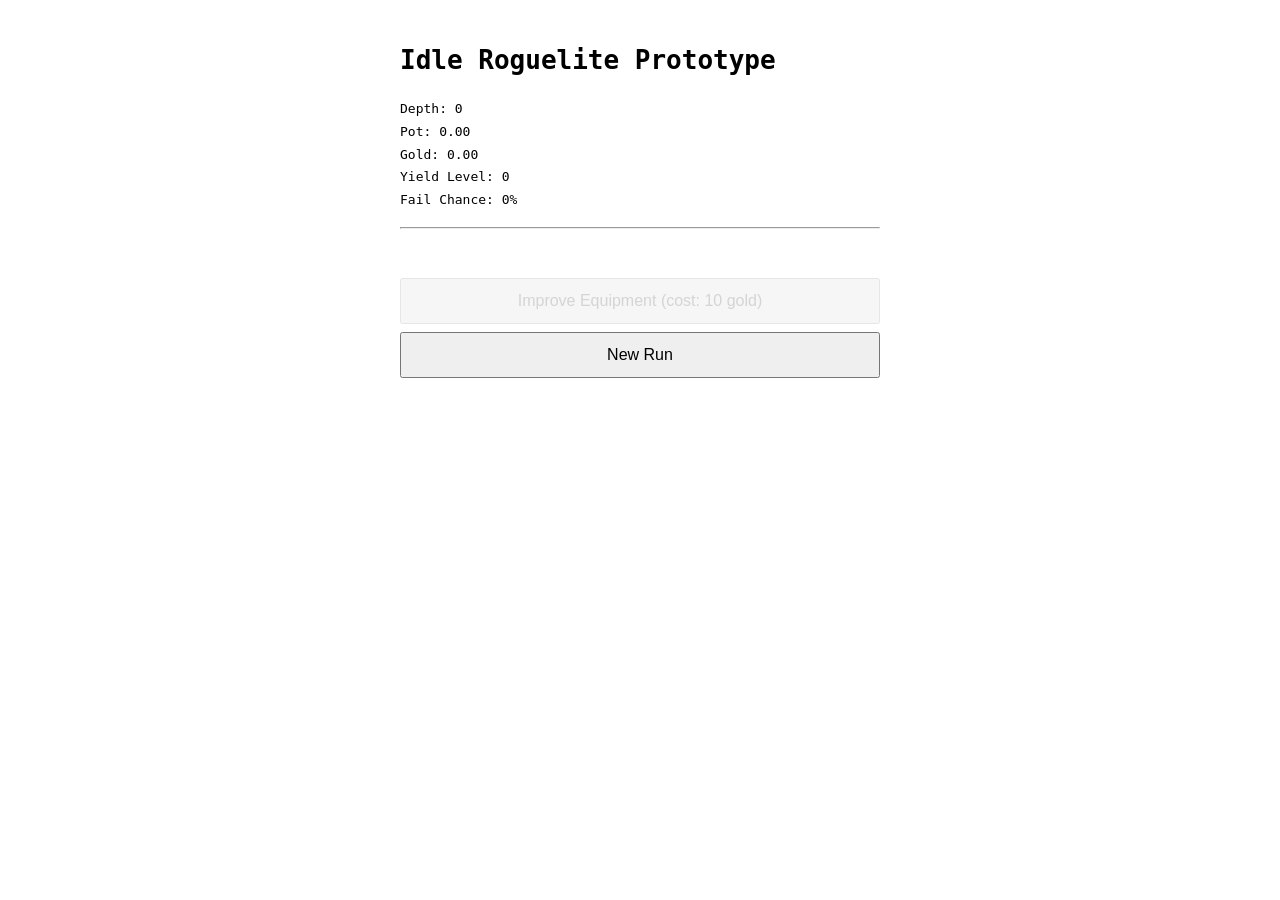
<file: index.html>
<!DOCTYPE html>
<html lang="en">
<head>
  <meta charset="UTF-8">
  <meta name="viewport" content="width=device-width, initial-scale=1.0">
  <title>Idle Roguelite Prototype</title>
  <style>
    /* Minimal styling, readability only */
    body {
      font-family: monospace;
      max-width: 480px;
      margin: 40px auto;
      padding: 0 16px;
      line-height: 1.6;
    }
    .stats { margin-bottom: 16px; }
    .stats div { margin: 2px 0; }
    button {
      display: block;
      width: 100%;
      padding: 12px;
      margin: 8px 0;
      font-size: 16px;
      cursor: pointer;
    }
    button:disabled { cursor: not-allowed; opacity: 0.5; }
    #message { min-height: 1.6em; margin: 12px 0; font-weight: bold; }
    hr { margin: 16px 0; }
  </style>
</head>
<body>
  <h1>Idle Roguelite Prototype</h1>

  <div class="stats">
    <div>Depth: <span id="depth">0</span></div>
    <div>Pot: <span id="pot">0</span></div>
    <div>Gold: <span id="gold">0</span></div>
    <div>Yield Level: <span id="yieldLevel">0</span></div>
    <div>Fail Chance: <span id="failChance">0</span>%</div>
  </div>

  <hr>

  <div id="message"></div>

  <!-- Storage screen (between runs) -->
  <div id="storageScreen">
    <button id="upgradeBtn">Improve Equipment (cost: <span id="upgradeCost">0</span> gold)</button>
    <button id="newRunBtn">New Run</button>
  </div>

  <!-- Run screen (during a run) -->
  <div id="runScreen" style="display:none;">
    <button id="deeperBtn">Go Deeper</button>
    <button id="bankBtn">Bank & Return</button>
  </div>

  <script>
    // ---- Balancing constants (tune here) ----
    const TARGET_DEPTH = 12;            // depth that counts as a won run
    const YIELD_BONUS_PER_LEVEL = 0.25; // pot multiplier added per yield level
    const FAIL_CHANCE_PER_DEPTH = 0.04; // fail chance added per depth step
    const MAX_FAIL_CHANCE = 0.6;        // hard cap on fail chance
    const UPGRADE_BASE_COST = 10;       // cost of first yield upgrade
    const UPGRADE_COST_GROWTH = 1.5;    // cost multiplier per owned yield level

    const STORAGE_KEY = "idleRoguelitePrototype";

    // ---- Meta state (persisted) ----
    let gold = 0;
    let yieldLevel = 0;

    // ---- Run state (not persisted) ----
    let inRun = false;
    let depth = 0;
    let pot = 0;

    // ---- Persistence ----
    function save() {
      localStorage.setItem(STORAGE_KEY, JSON.stringify({ gold, yieldLevel }));
    }

    function load() {
      const raw = localStorage.getItem(STORAGE_KEY);
      if (!raw) return;
      try {
        const data = JSON.parse(raw);
        gold = data.gold || 0;
        yieldLevel = data.yieldLevel || 0;
      } catch (e) {
        // ignore corrupted save
      }
    }

    // ---- Derived values ----
    function currentFailChance() {
      // No risk before going any deeper.
      if (depth <= 0) return 0;
      return Math.min(MAX_FAIL_CHANCE, depth * FAIL_CHANCE_PER_DEPTH);
    }

    function upgradeCost() {
      return Math.floor(UPGRADE_BASE_COST * Math.pow(UPGRADE_COST_GROWTH, yieldLevel));
    }

    // ---- Rendering ----
    function render() {
      document.getElementById("depth").textContent = depth;
      document.getElementById("pot").textContent = pot.toFixed(2);
      document.getElementById("gold").textContent = gold.toFixed(2);
      document.getElementById("yieldLevel").textContent = yieldLevel;
      document.getElementById("failChance").textContent =
        Math.round(currentFailChance() * 100);
      document.getElementById("upgradeCost").textContent = upgradeCost();

      document.getElementById("runScreen").style.display = inRun ? "block" : "none";
      document.getElementById("storageScreen").style.display = inRun ? "none" : "block";

      document.getElementById("upgradeBtn").disabled = gold < upgradeCost();
    }

    function setMessage(text) {
      document.getElementById("message").textContent = text;
    }

    // ---- Run actions ----
    function startRun() {
      inRun = true;
      depth = 0;
      pot = 0;
      setMessage("Run started.");
      render();
    }

    function goDeeper() {
      depth += 1;
      pot += depth * (1 + YIELD_BONUS_PER_LEVEL * yieldLevel);

      // Win condition: reaching the target depth auto-banks the pot.
      if (depth >= TARGET_DEPTH) {
        gold += pot;
        save();
        setMessage("Victory! Reached target depth " + TARGET_DEPTH +
          " and banked " + pot.toFixed(2) + " gold.");
        endRun();
        return;
      }

      // Risk check after descending.
      if (Math.random() < currentFailChance()) {
        setMessage("Defeat! You fell at depth " + depth +
          " and lost a pot of " + pot.toFixed(2) + ".");
        endRun();
        return;
      }

      setMessage("Descended to depth " + depth + ".");
      render();
    }

    function bankAndReturn() {
      gold += pot;
      save();
      setMessage("Banked " + pot.toFixed(2) + " gold safely.");
      endRun();
    }

    function endRun() {
      inRun = false;
      depth = 0;
      pot = 0;
      render();
    }

    // ---- Storage actions ----
    function buyUpgrade() {
      const cost = upgradeCost();
      if (gold < cost) return;
      gold -= cost;
      yieldLevel += 1;
      save();
      setMessage("Equipment improved to yield level " + yieldLevel + ".");
      render();
    }

    // ---- Wire up ----
    document.getElementById("deeperBtn").addEventListener("click", goDeeper);
    document.getElementById("bankBtn").addEventListener("click", bankAndReturn);
    document.getElementById("upgradeBtn").addEventListener("click", buyUpgrade);
    document.getElementById("newRunBtn").addEventListener("click", startRun);

    // ---- Init ----
    load();
    render();
  </script>
</body>
</html>
</file>
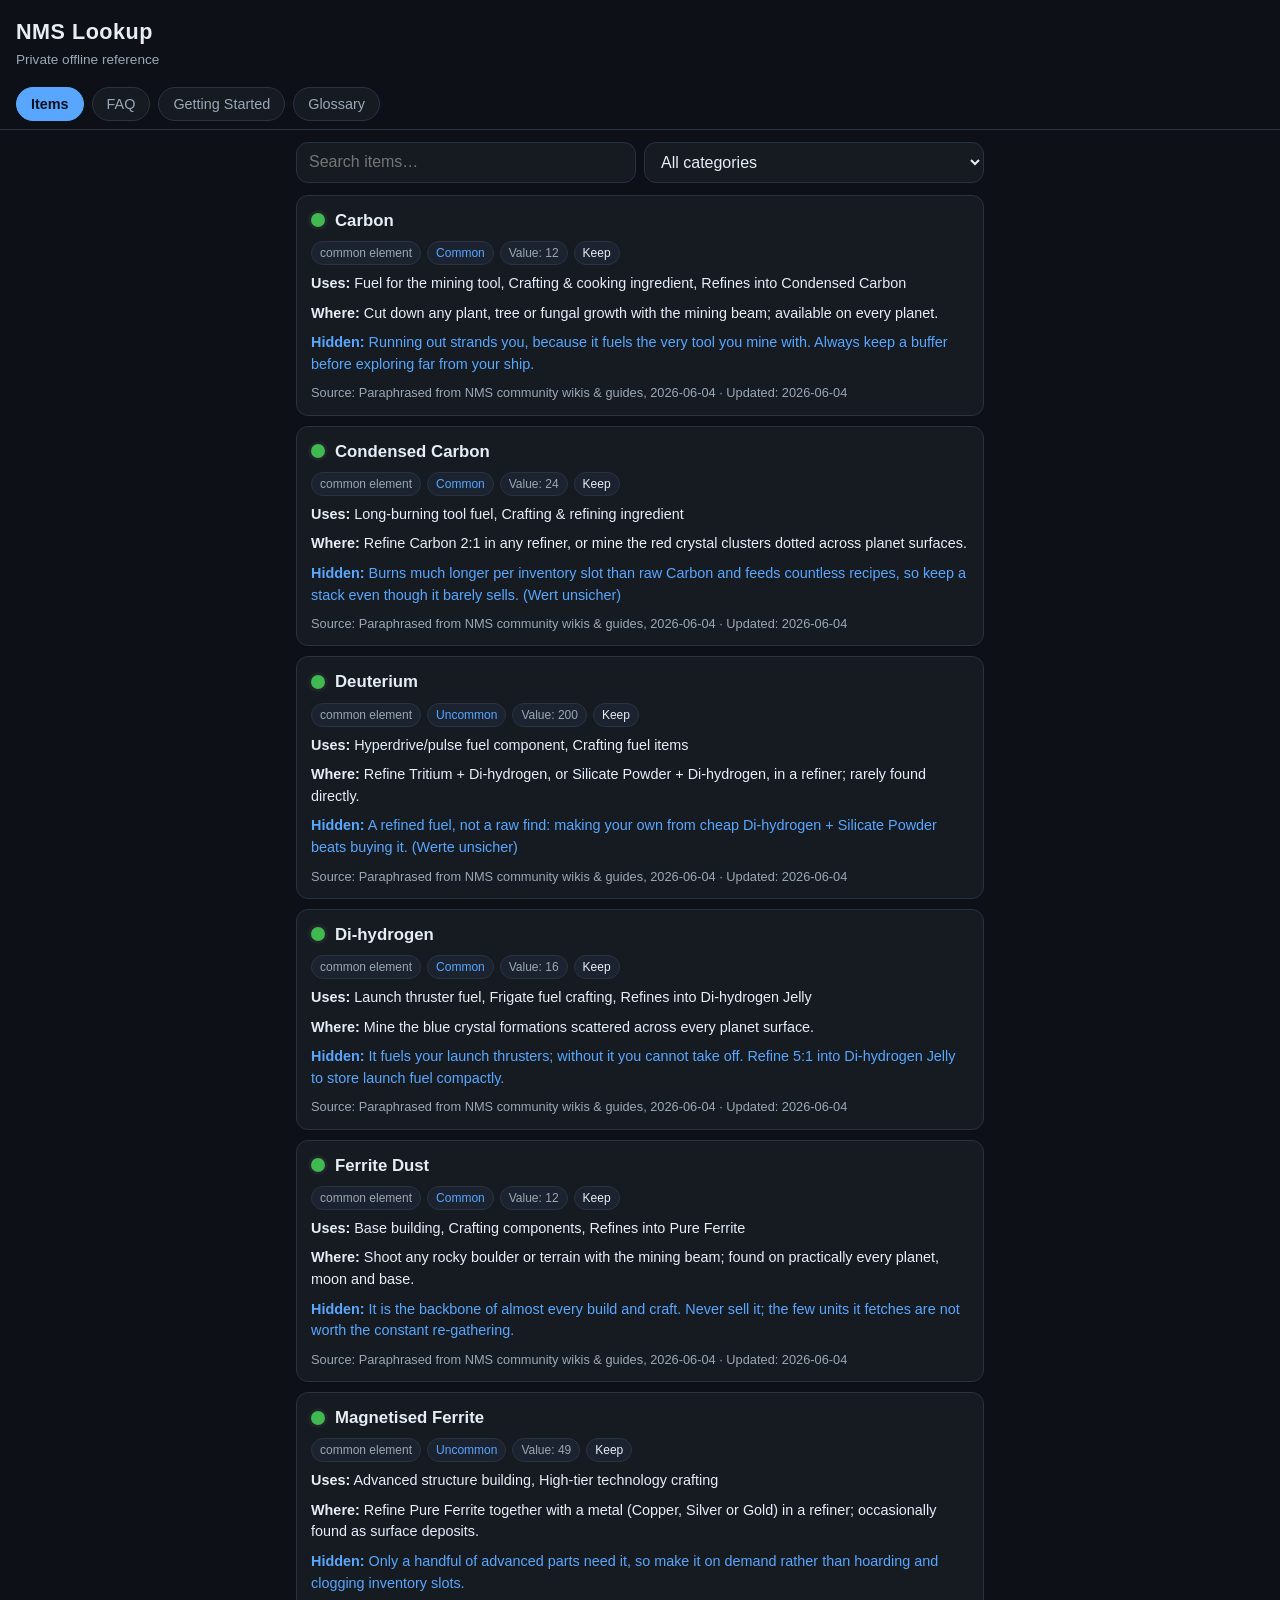
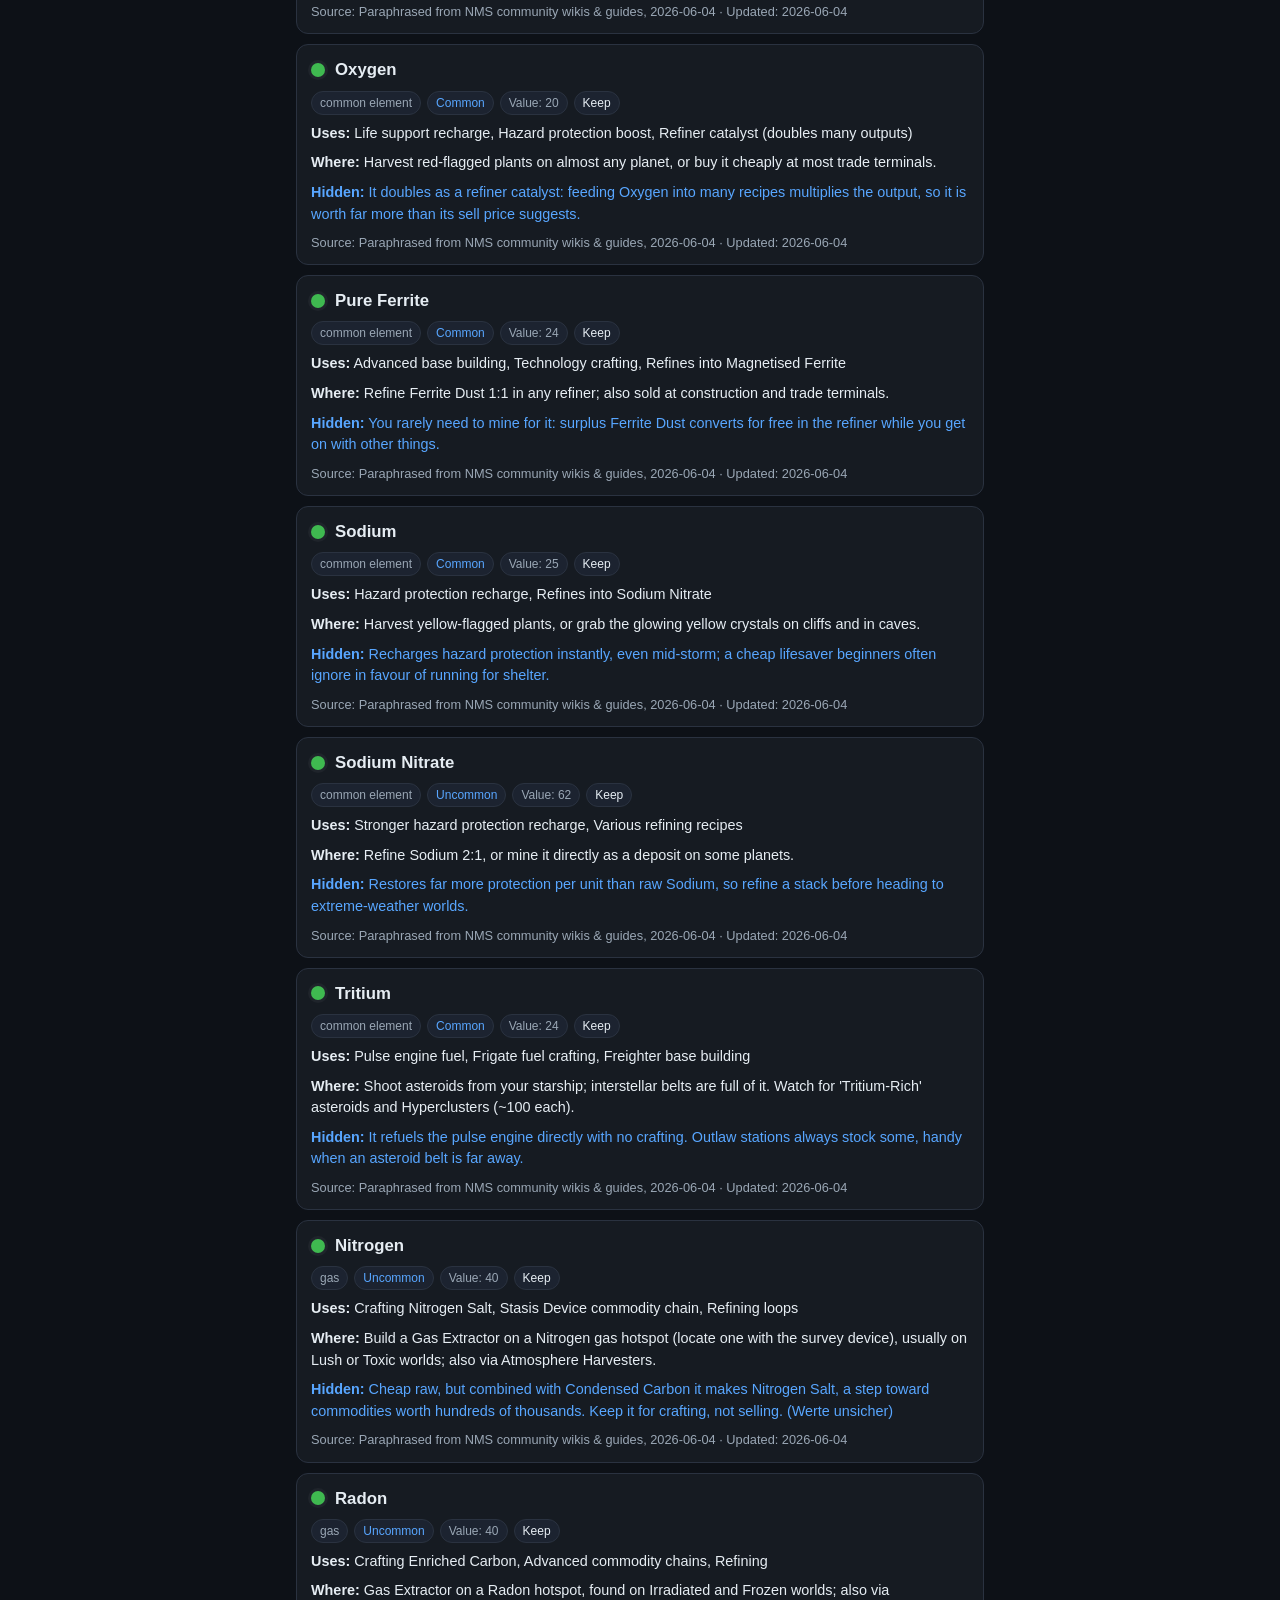
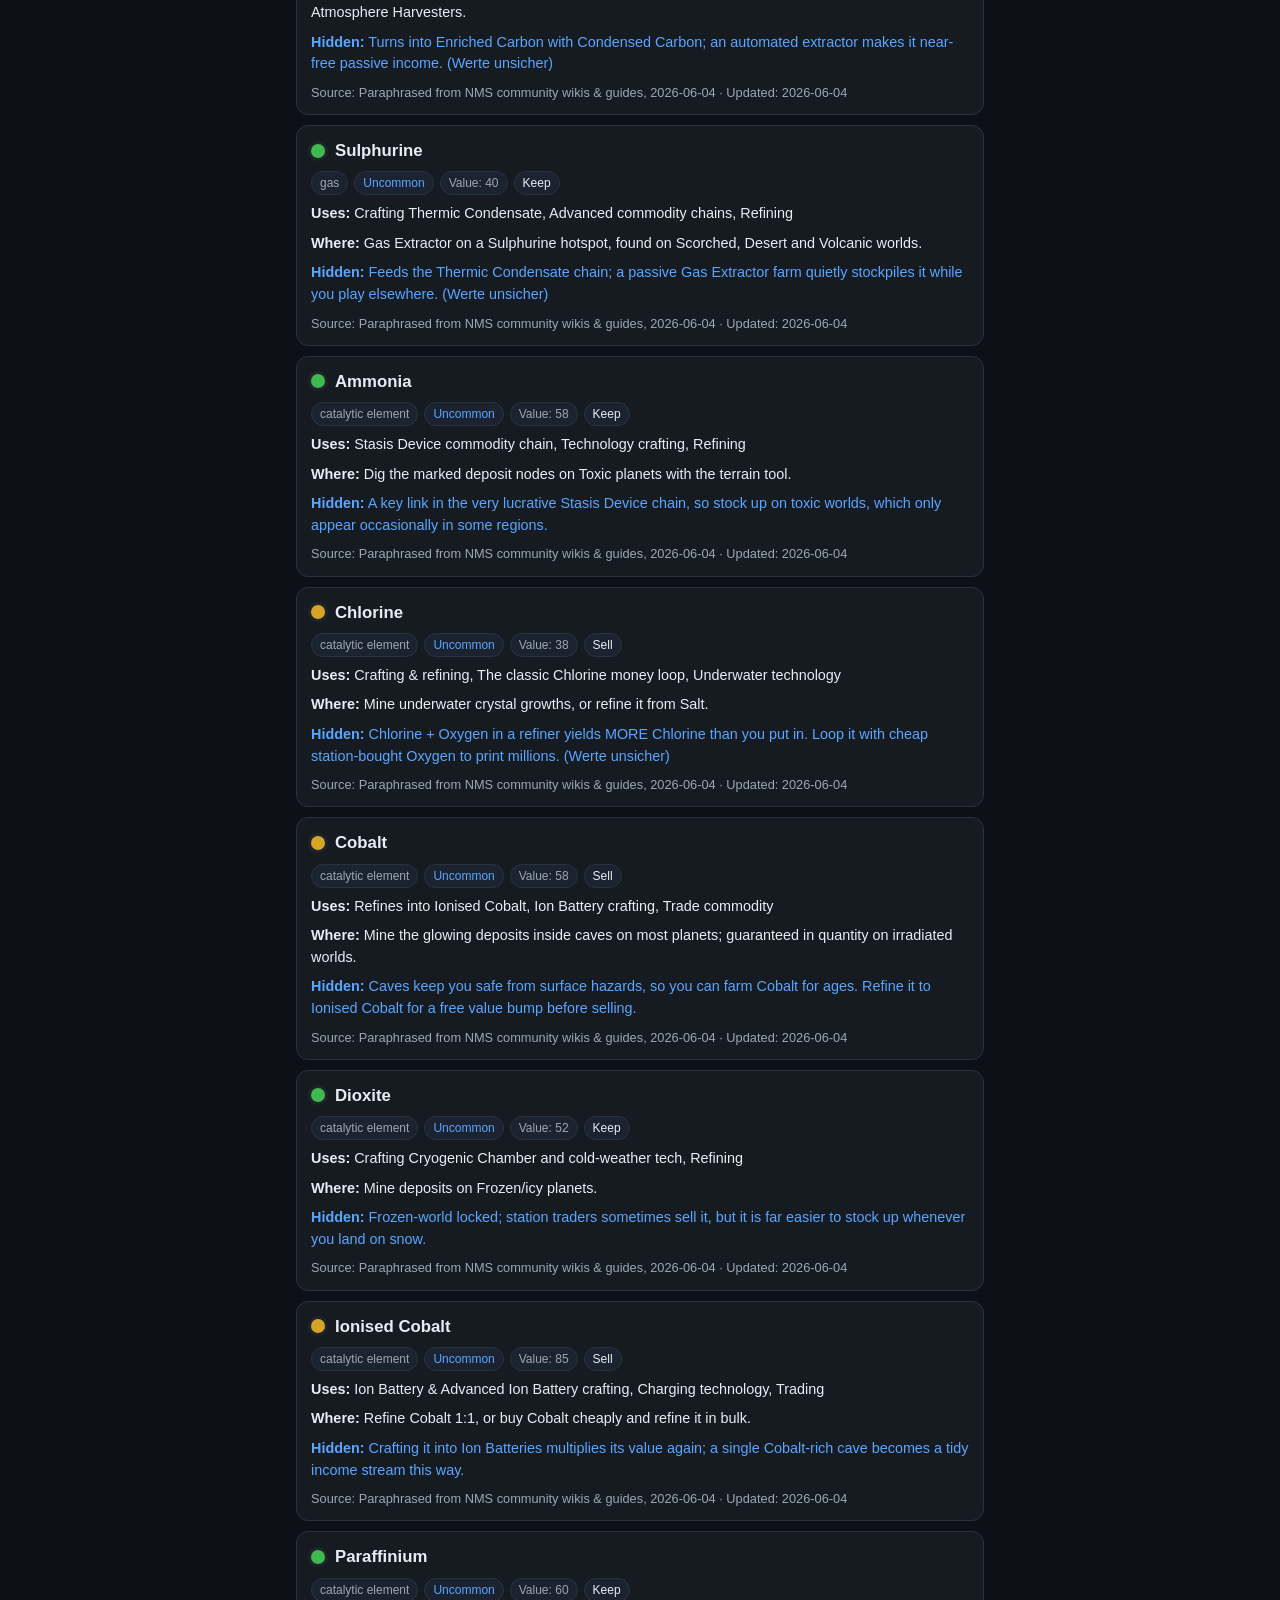
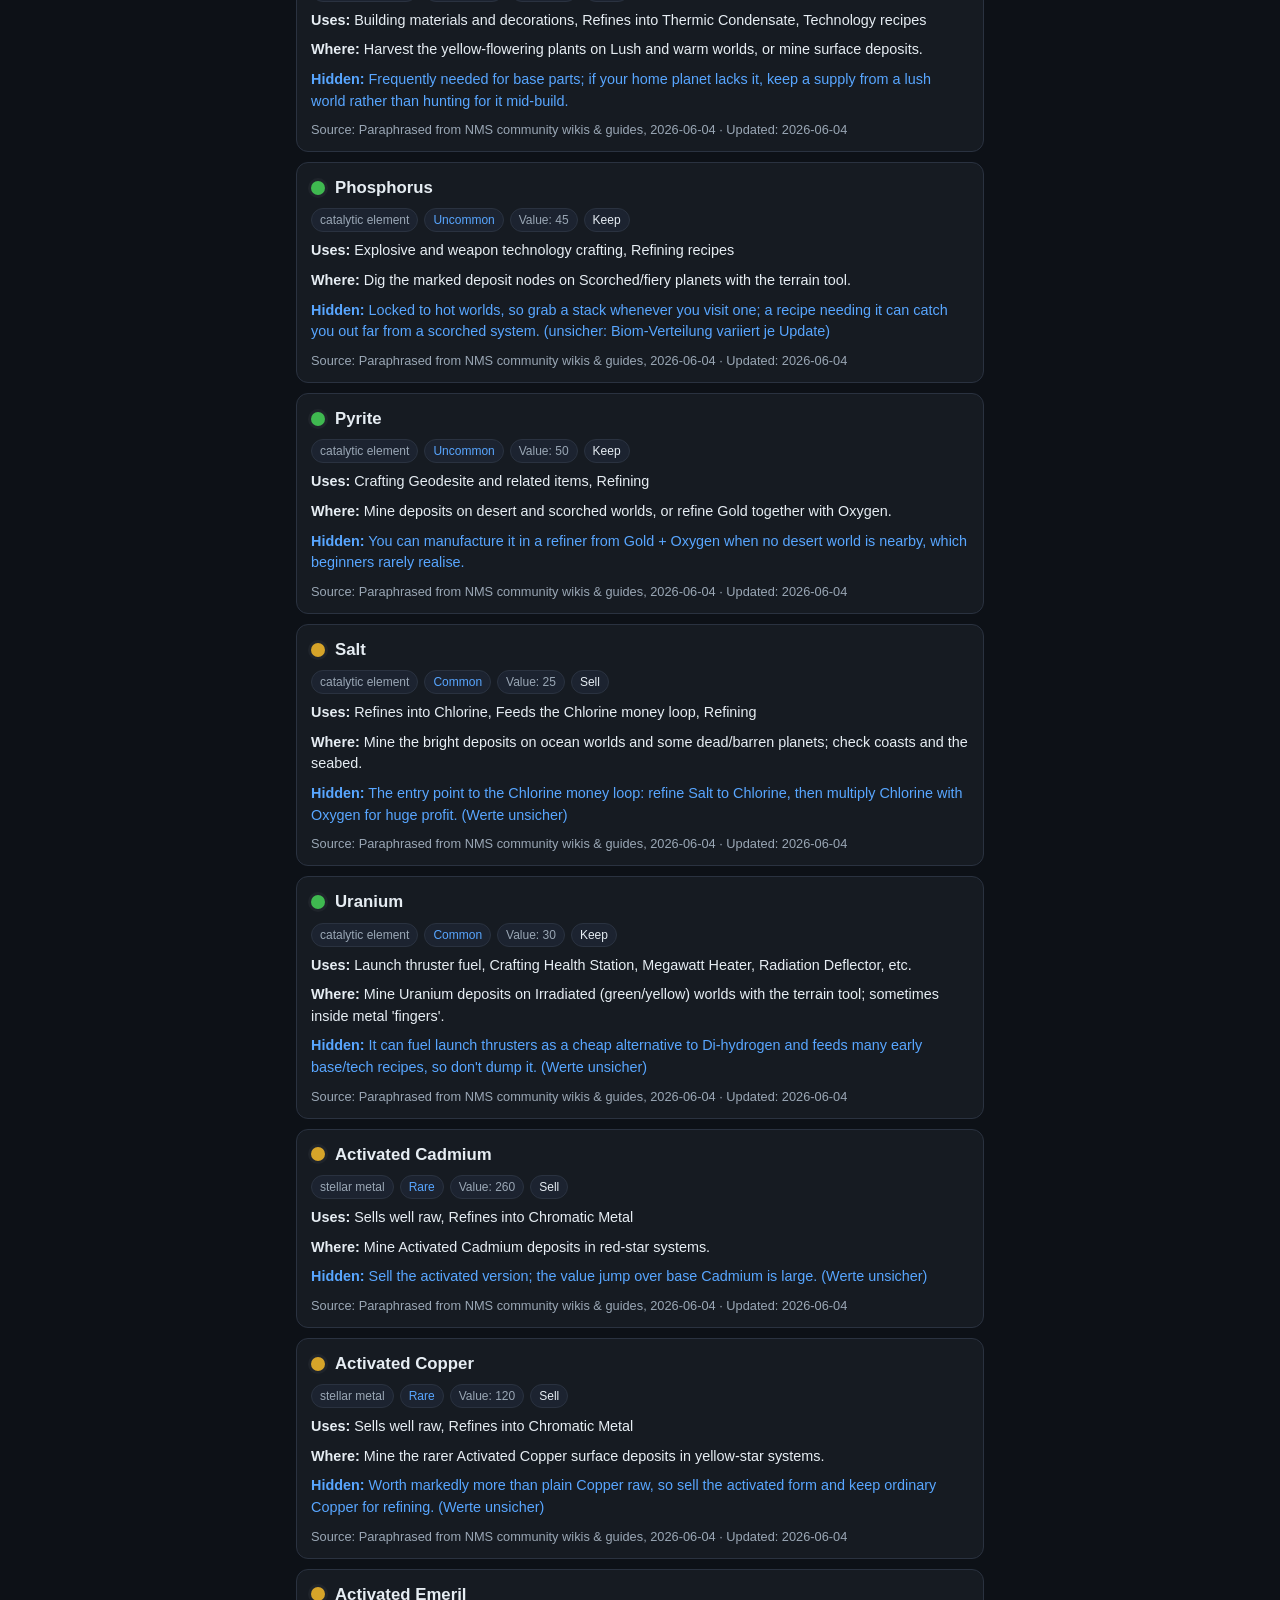
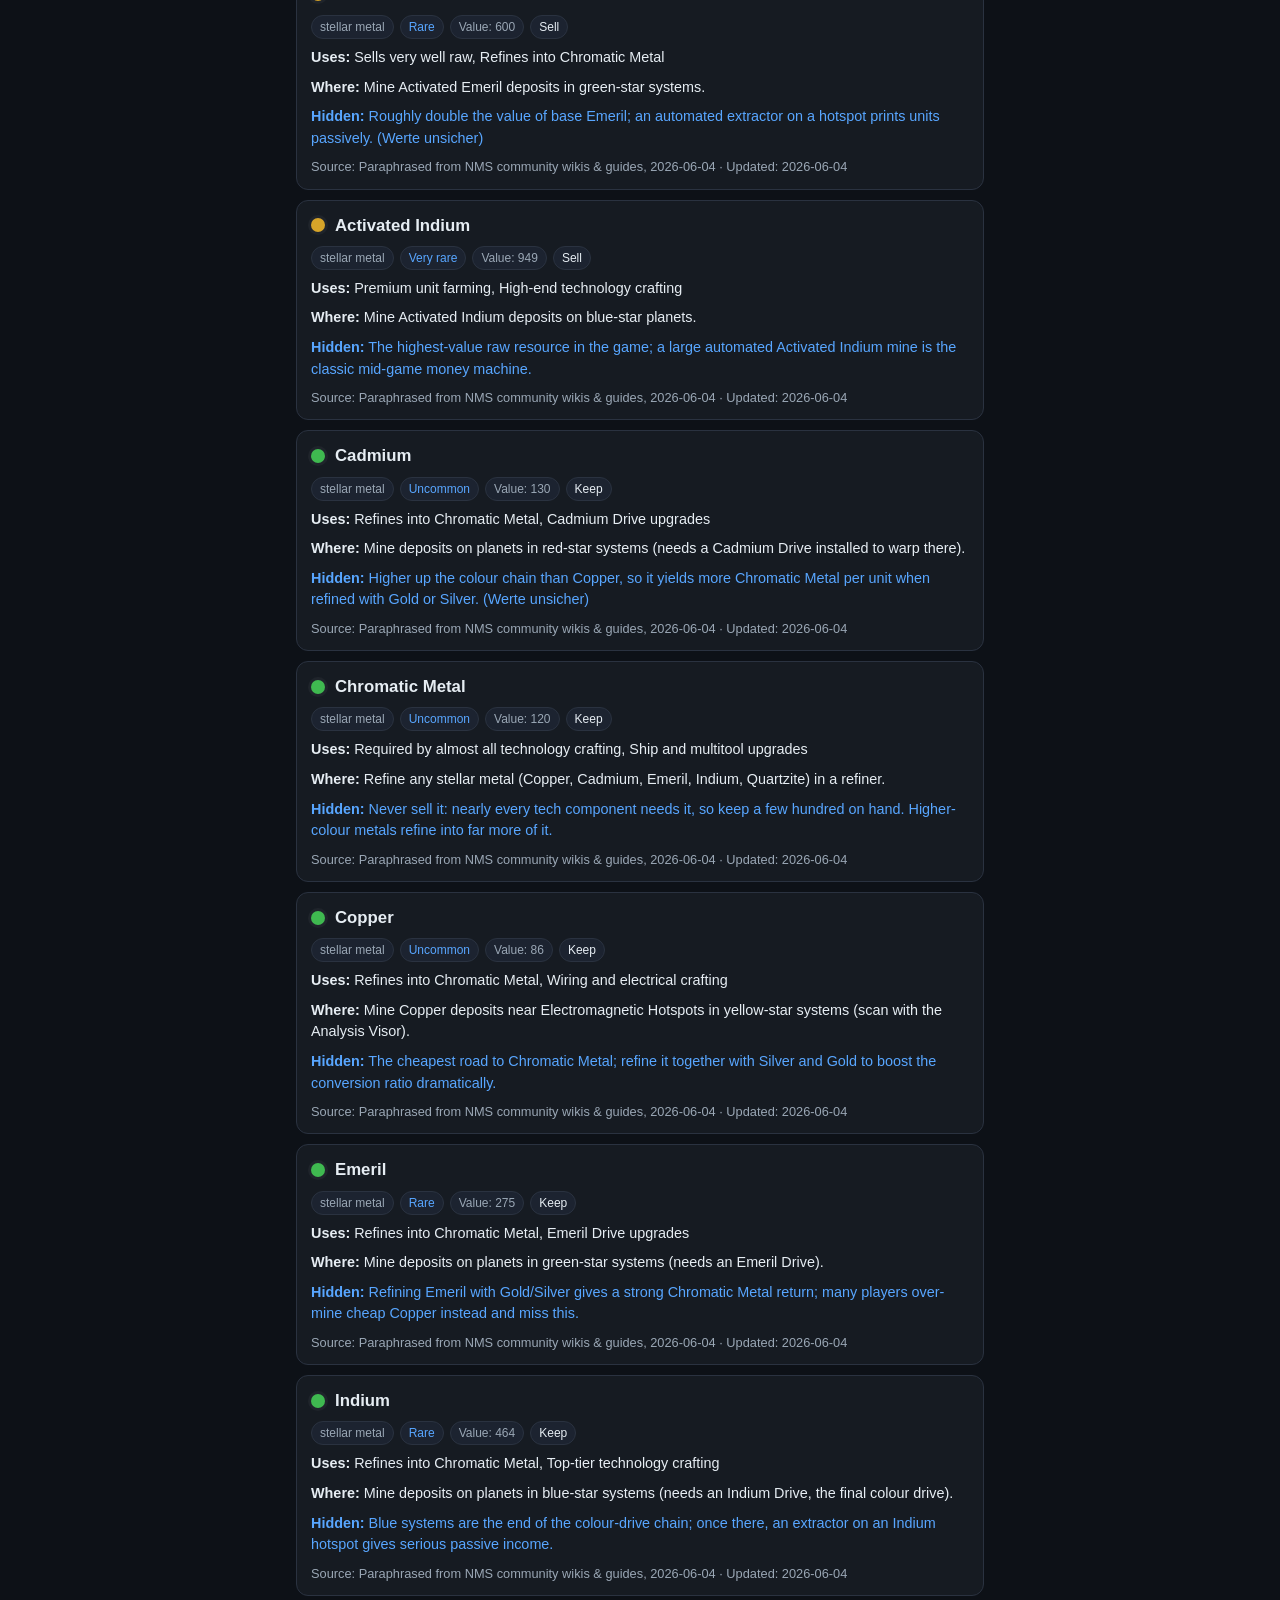
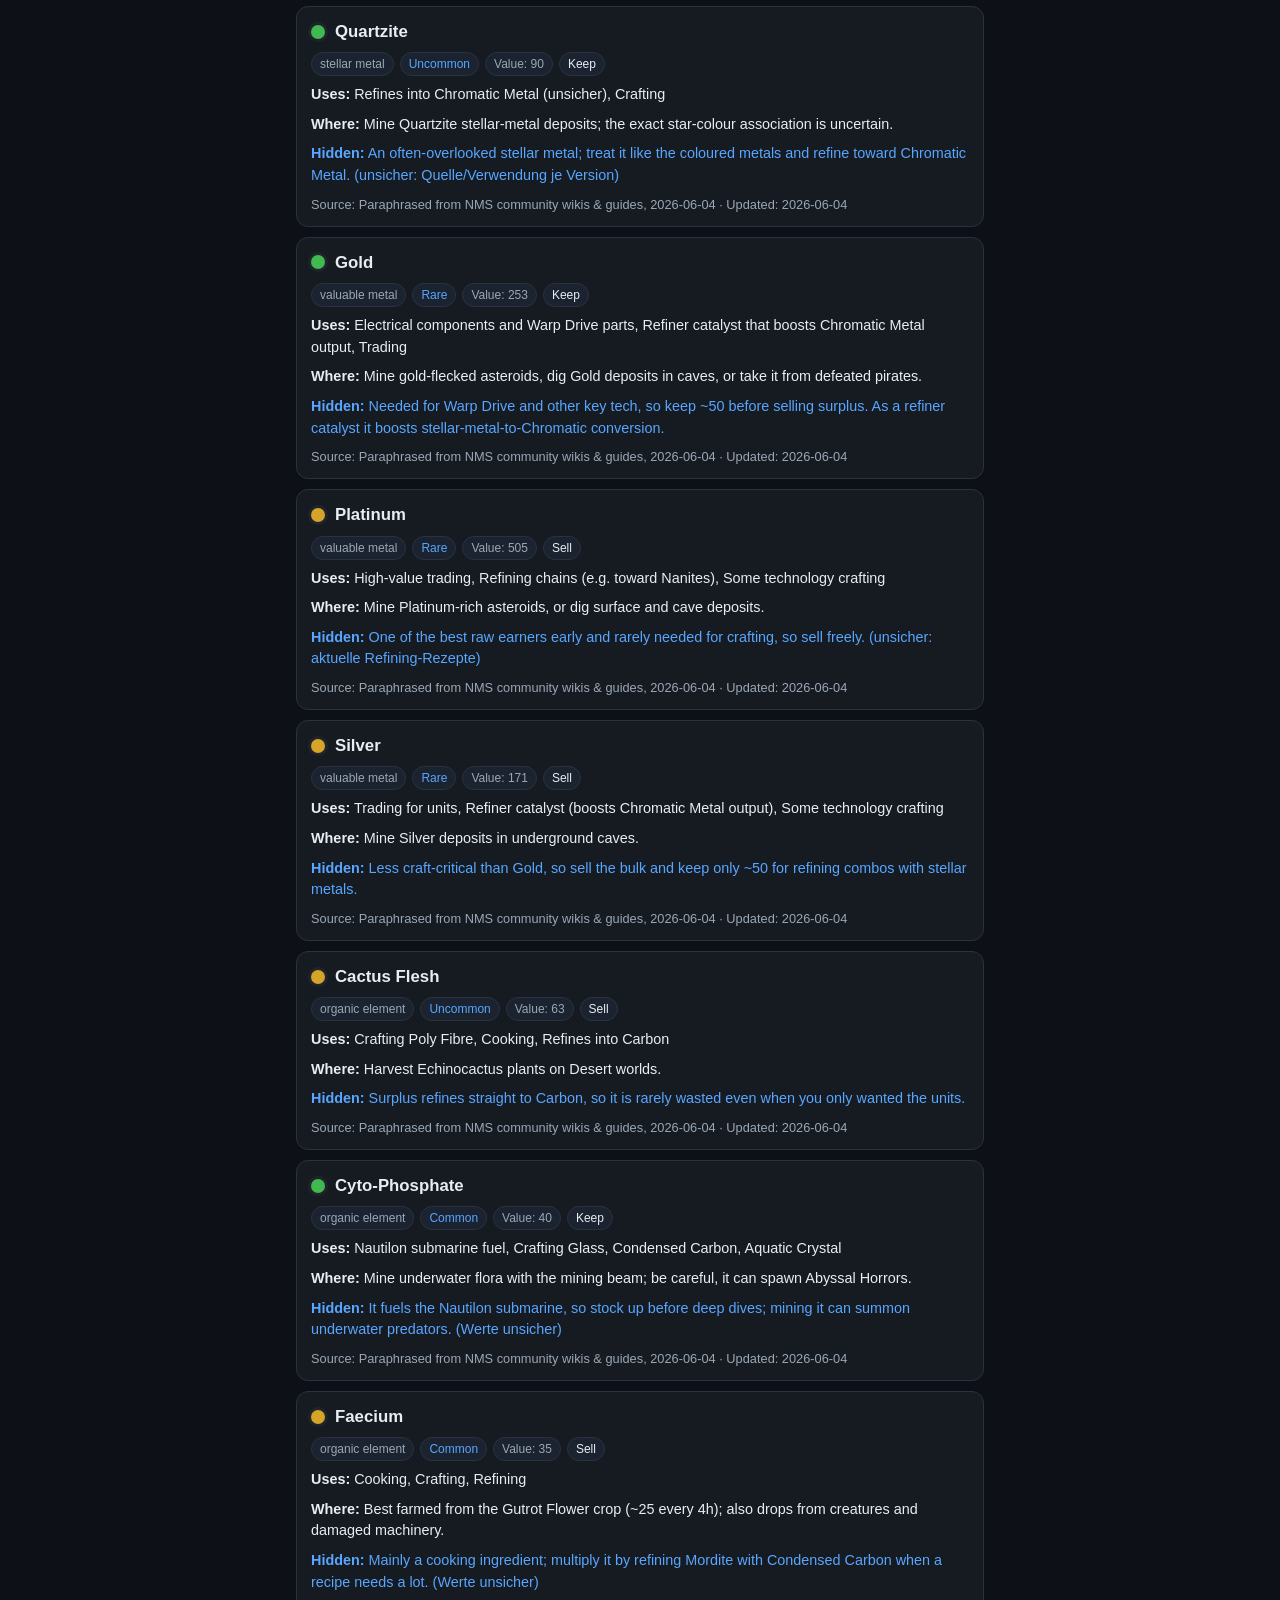
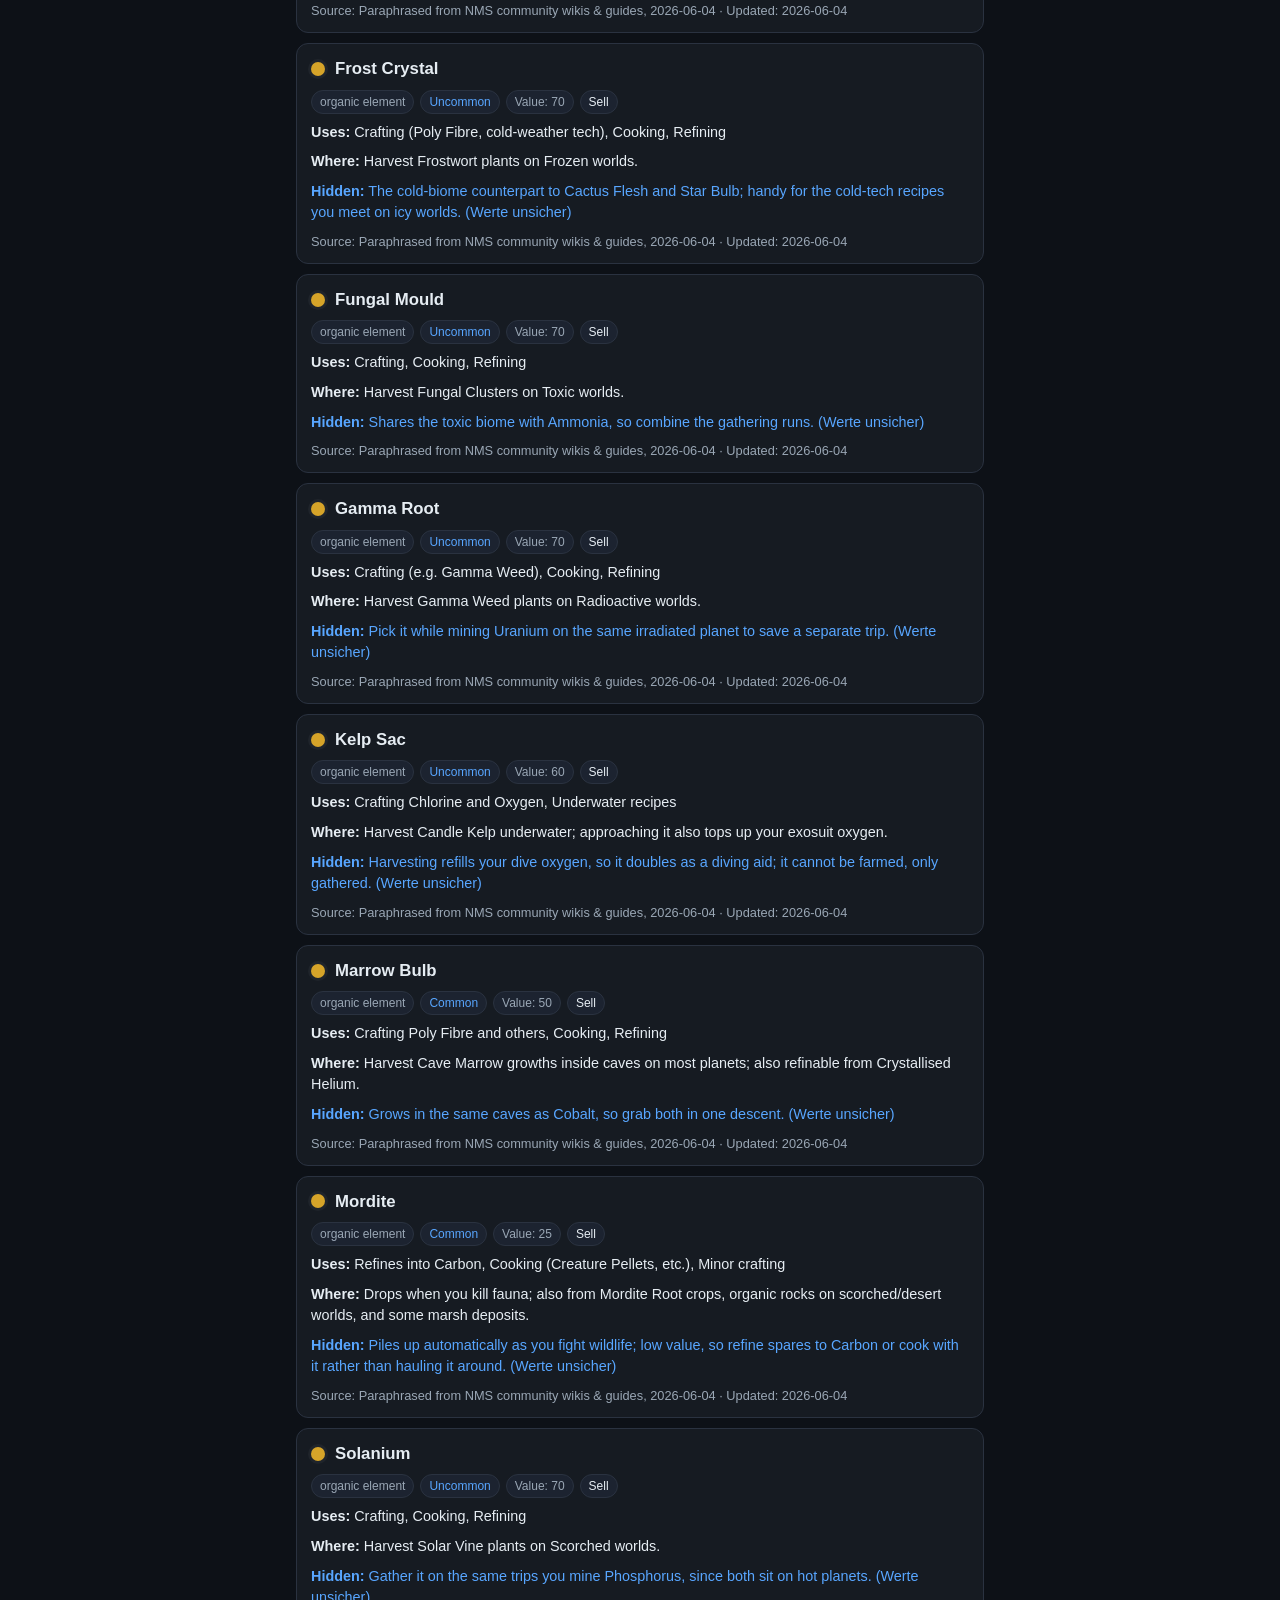
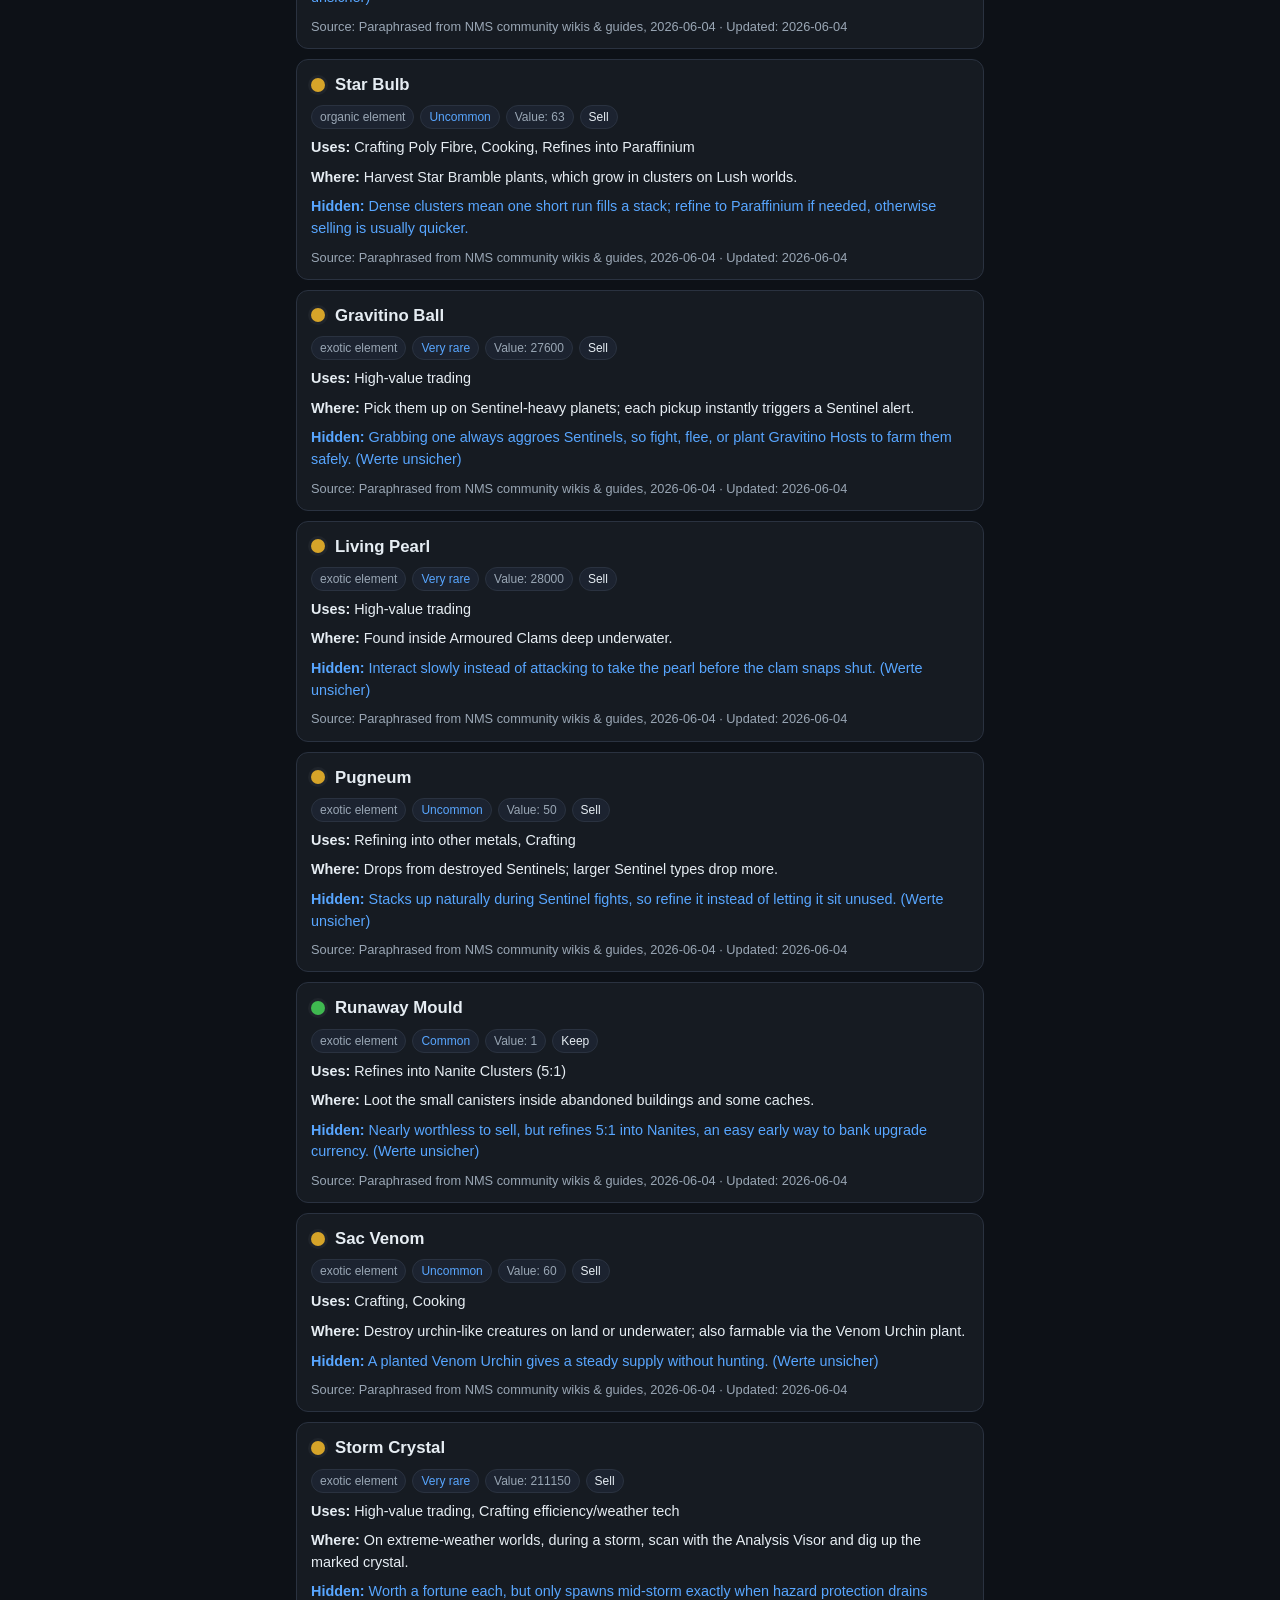
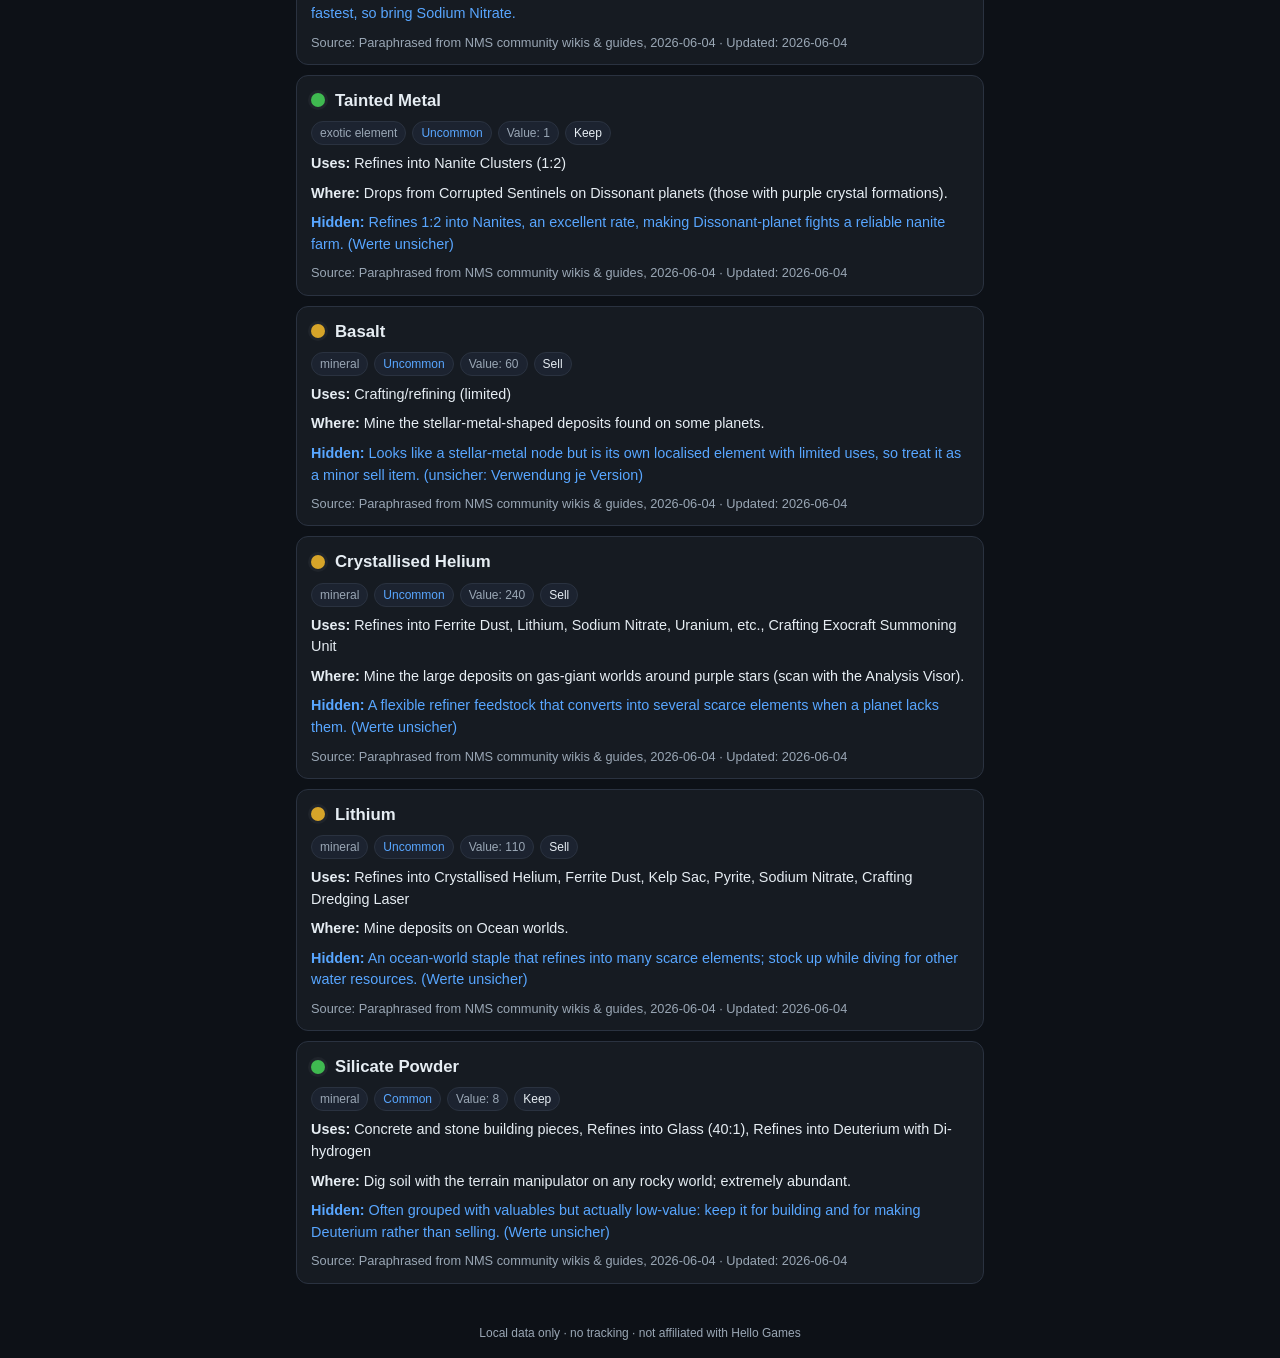
<file: app/index.html>
<!DOCTYPE html>
<html lang="en">
<head>
  <meta charset="utf-8">
  <meta name="viewport" content="width=device-width, initial-scale=1, viewport-fit=cover">
  <title>NMS Lookup</title>
  <meta name="description" content="Private, local No Man's Sky lookup tool.">
  <link rel="stylesheet" href="css/styles.css">
</head>
<body>
  <header class="app-header">
    <h1 class="app-title">NMS Lookup</h1>
    <p class="app-subtitle">Private offline reference</p>
  </header>

  <!-- Tab bar is rendered by core.js from the registered modules. -->
  <nav id="tabbar" class="tabbar" aria-label="Features"></nav>

  <!-- Each module mounts its UI into this container. -->
  <main id="view" class="view" aria-live="polite"></main>

  <footer class="app-footer">
    <span>Local data only · no tracking · not affiliated with Hello Games</span>
  </footer>

  <!-- Core first: provides the registry + data loader. -->
  <script src="js/core.js"></script>
  <!-- Feature modules: one file each. Adding a feature = adding a file here. -->
  <script src="js/modules/items.js"></script>
  <script src="js/modules/faq.js"></script>
  <script src="js/modules/checklist.js"></script>
  <script src="js/modules/glossary.js"></script>
  <!-- Boot last: starts the app once all modules have registered. -->
  <script>NMS.start();</script>
</body>
</html>
</file>
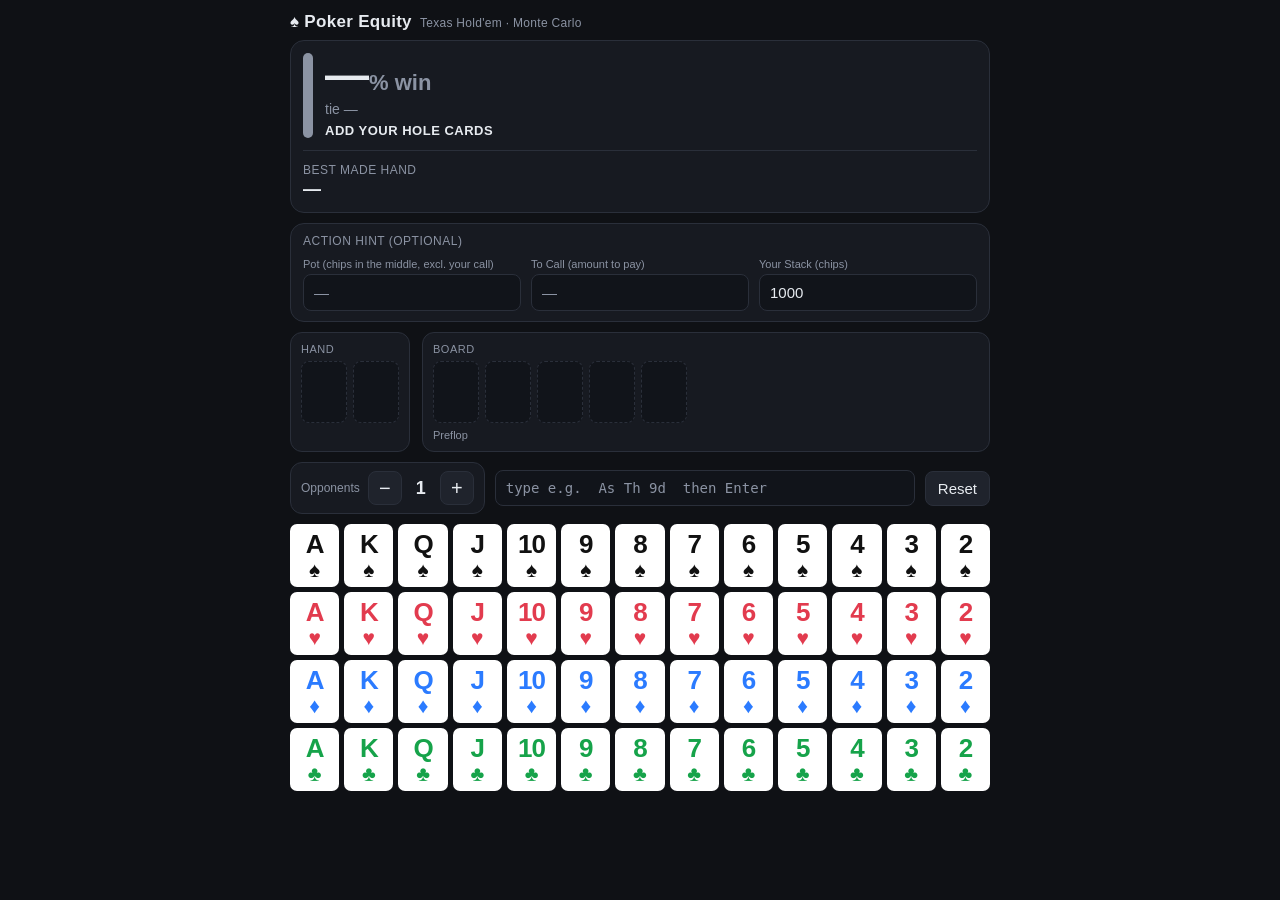
<file: poker/index.html>
<!DOCTYPE html>
<html lang="en">
<head>
<meta charset="UTF-8" />
<meta name="viewport" content="width=device-width, initial-scale=1.0, maximum-scale=1.0, user-scalable=no" />
<title>Poker Equity — Texas Hold'em</title>
<style>
  /* ---------- Theme / layout ---------- */
  :root {
    --bg: #0f1115;
    --panel: #171a21;
    --panel-2: #1f232c;
    --line: #2a2f3a;
    --txt: #e7ebf0;
    --muted: #8b93a3;
    --accent: #4f8cff;
    --red: #ff5b6b;
    --green: #2ecc71;
    --yellow: #f5c542;
    --slot: #11141a;
  }
  * { box-sizing: border-box; -webkit-tap-highlight-color: transparent; }
  html, body { margin: 0; padding: 0; }
  body {
    background: var(--bg);
    color: var(--txt);
    font-family: -apple-system, BlinkMacSystemFont, "Segoe UI", Roboto, Helvetica, Arial, sans-serif;
    padding: 10px 10px 40px;
    max-width: 720px;
    margin: 0 auto;
    -webkit-text-size-adjust: 100%;
  }
  h1 {
    font-size: 17px;
    margin: 2px 0 8px;
    letter-spacing: 0.3px;
    display: flex;
    align-items: baseline;
    gap: 8px;
  }
  h1 small { color: var(--muted); font-weight: 400; font-size: 12px; }

  /* ---------- Result panel ---------- */
  #result {
    background: var(--panel);
    border: 1px solid var(--line);
    border-radius: 14px;
    padding: 12px;
    margin-bottom: 10px;
  }
  .equity-row { display: flex; align-items: stretch; gap: 12px; }
  .verdict-bar {
    width: 10px;
    border-radius: 6px;
    background: var(--muted);
    flex: 0 0 10px;
    transition: background 0.2s;
  }
  .equity-main { flex: 1; }
  .winpct {
    font-size: 44px;
    font-weight: 800;
    line-height: 1;
    font-variant-numeric: tabular-nums;
  }
  .winpct .unit { font-size: 22px; color: var(--muted); font-weight: 600; }
  .subpct { color: var(--muted); font-size: 14px; margin-top: 4px; font-variant-numeric: tabular-nums; }
  .verdict-label { font-size: 13px; font-weight: 700; margin-top: 6px; text-transform: uppercase; letter-spacing: 0.5px; }
  .made-hand {
    margin-top: 12px;
    padding-top: 12px;
    border-top: 1px solid var(--line);
    font-size: 18px;
    font-weight: 700;
  }
  .made-hand .lbl { color: var(--muted); font-size: 12px; font-weight: 500; display: block; text-transform: uppercase; letter-spacing: 0.5px; margin-bottom: 2px; }
  .draws { margin-top: 10px; font-size: 14px; color: var(--txt); }
  .draws .lbl { color: var(--muted); font-size: 12px; text-transform: uppercase; letter-spacing: 0.5px; }
  .chip {
    display: inline-block;
    background: var(--panel-2);
    border: 1px solid var(--line);
    border-radius: 999px;
    padding: 3px 10px;
    margin: 3px 4px 0 0;
    font-size: 13px;
  }
  .outs-num { color: var(--green); font-weight: 700; }

  /* ---------- Slots ---------- */
  .slots-wrap { display: flex; gap: 12px; margin-bottom: 10px; }
  .slot-group { background: var(--panel); border: 1px solid var(--line); border-radius: 12px; padding: 10px; }
  .slot-group.hand { flex: 0 0 auto; }
  .slot-group.board { flex: 1; }
  .slot-group .lbl { color: var(--muted); font-size: 11px; text-transform: uppercase; letter-spacing: 0.5px; margin-bottom: 6px; }
  .slot-row { display: flex; gap: 6px; }
  .slot {
    width: 46px; height: 62px;
    border-radius: 8px;
    background: var(--slot);
    border: 1px dashed var(--line);
    display: flex; align-items: center; justify-content: center;
    font-weight: 800;
    flex-direction: column; line-height: 1;
  }
  .slot.filled { border-style: solid; background: #fff; color: #111; cursor: pointer; }
  /* Four-color deck */
  .slot.filled.he { color: #e23b4e; }
  .slot.filled.di { color: #2b7bff; }
  .slot.filled.cl { color: #16a34a; }
  .slot .rk { font-size: 27px; }
  .slot .st { font-size: 22px; margin-top: 2px; }
  .street { font-size: 11px; color: var(--muted); margin-top: 6px; }

  /* ---------- Controls ---------- */
  .controls { display: flex; flex-wrap: wrap; gap: 10px; align-items: center; margin-bottom: 10px; }
  .opp { display: flex; align-items: center; gap: 8px; background: var(--panel); border: 1px solid var(--line); border-radius: 12px; padding: 8px 10px; }
  .opp .lbl { color: var(--muted); font-size: 12px; }
  .btn {
    background: var(--panel-2); color: var(--txt); border: 1px solid var(--line);
    border-radius: 8px; padding: 8px 12px; font-size: 15px; cursor: pointer; user-select: none;
  }
  .btn:active { background: var(--line); }
  .opp .count { font-size: 18px; font-weight: 700; min-width: 22px; text-align: center; font-variant-numeric: tabular-nums; }
  .opp .step { width: 34px; height: 34px; font-size: 20px; padding: 0; line-height: 1; }
  #reset { margin-left: auto; }
  .kbd { flex: 1 1 160px; }
  .kbd input {
    width: 100%; background: var(--slot); color: var(--txt);
    border: 1px solid var(--line); border-radius: 8px; padding: 9px 10px; font-size: 14px;
    font-family: ui-monospace, SFMono-Regular, Menlo, monospace;
  }
  .kbd input::placeholder { color: var(--muted); }

  /* ---------- Card grid ---------- */
  #grid { display: flex; flex-direction: column; gap: 5px; }
  .grid-row { display: grid; grid-template-columns: repeat(13, 1fr); gap: 5px; }
  .card {
    background: #fff; color: #111;
    border-radius: 7px;
    display: flex; align-items: center; justify-content: center;
    flex-direction: column; line-height: 1;
    font-weight: 800; cursor: pointer; user-select: none;
    border: 2px solid transparent;
    min-height: 40px; padding: 5px 0;
  }
  /* Responsive glyphs: as large as possible while keeping all 52 cards on one
     clickable page; capped so they don't oversize on wide desktop screens. */
  .card .rk { font-size: clamp(16px, 4.7vw, 26px); white-space: nowrap; letter-spacing: -1px; }
  .card .st { font-size: clamp(13px, 3.7vw, 21px); margin-top: 2px; }
  /* Four-color deck: spades black, hearts red, diamonds blue, clubs green. */
  .card.he { color: #e23b4e; }
  .card.di { color: #2b7bff; }
  .card.cl { color: #16a34a; }
  .card.used { opacity: 0.22; pointer-events: none; }
  .card.sel { border-color: var(--accent); box-shadow: 0 0 0 2px rgba(79,140,255,0.4); }
  @media (max-width: 420px) {
    .card { min-height: 34px; padding: 3px 0; }
    .slot { width: 40px; height: 54px; }
  }

  /* ---------- Action Hint (optional, additive module) ---------- */
  #action-hint {
    background: var(--panel);
    border: 1px solid var(--line);
    border-radius: 14px;
    padding: 10px 12px;
    margin-bottom: 10px;
  }
  #action-hint .ah-title {
    color: var(--muted); font-size: 12px; text-transform: uppercase;
    letter-spacing: 0.5px; margin-bottom: 10px;
  }
  #action-hint .ah-inputs { display: flex; flex-wrap: wrap; gap: 10px; }
  #action-hint .ah-field { flex: 1 1 90px; min-width: 90px; }
  #action-hint .ah-field label { display: block; color: var(--muted); font-size: 11px; margin-bottom: 4px; }
  #action-hint .ah-field input {
    width: 100%; background: var(--slot); color: var(--txt);
    border: 1px solid var(--line); border-radius: 8px; padding: 9px 10px; font-size: 15px;
    font-variant-numeric: tabular-nums;
  }
  #action-hint .ah-field input::placeholder { color: var(--muted); }
  #action-hint .ah-result { margin-top: 12px; display: none; }
  #action-hint .ah-badge {
    display: inline-block; font-weight: 800; font-size: 16px; letter-spacing: 0.5px;
    padding: 4px 12px; border-radius: 8px; color: #111;
  }
  #action-hint .ah-calc { margin-top: 8px; font-size: 14px; color: var(--txt); font-variant-numeric: tabular-nums; }
  #action-hint .ah-note { margin-top: 6px; font-size: 12px; color: var(--muted); }
</style>
</head>
<body>
  <h1>♠ Poker Equity <small>Texas Hold'em · Monte Carlo</small></h1>

  <div id="result">
    <div class="equity-row">
      <div class="verdict-bar" id="verdictBar"></div>
      <div class="equity-main">
        <div class="winpct"><span id="winVal">—</span><span class="unit">% win</span></div>
        <div class="subpct" id="tieVal">tie —</div>
        <div class="verdict-label" id="verdictLabel">add your hole cards</div>
      </div>
    </div>
    <div class="made-hand"><span class="lbl">Best made hand</span><span id="madeHand">—</span></div>
    <div class="draws" id="drawsBox" style="display:none;"></div>
  </div>

  <!-- Optional, additive Action Hint module (below the existing output) -->
  <div id="action-hint">
    <div class="ah-title">Action Hint (optional)</div>
    <div class="ah-inputs">
      <div class="ah-field">
        <label for="ahPot">Pot (chips in the middle, excl. your call)</label>
        <input id="ahPot" type="number" inputmode="decimal" min="0" step="any" placeholder="—" />
      </div>
      <div class="ah-field">
        <label for="ahCall">To Call (amount to pay)</label>
        <input id="ahCall" type="number" inputmode="decimal" min="0" step="any" placeholder="—" />
      </div>
      <div class="ah-field">
        <label for="ahStack">Your Stack (chips)</label>
        <input id="ahStack" type="number" inputmode="decimal" min="0" step="any" value="1000" />
      </div>
    </div>
    <div class="ah-result" id="ahResult">
      <span class="ah-badge" id="ahBadge"></span>
      <div class="ah-calc" id="ahCalc"></div>
      <div class="ah-note" id="ahNote" style="display:none;"></div>
    </div>
  </div>

  <div class="slots-wrap">
    <div class="slot-group hand">
      <div class="lbl">Hand</div>
      <div class="slot-row" id="handSlots"></div>
    </div>
    <div class="slot-group board">
      <div class="lbl">Board</div>
      <div class="slot-row" id="boardSlots"></div>
      <div class="street" id="streetLabel">Preflop</div>
    </div>
  </div>

  <div class="controls">
    <div class="opp">
      <span class="lbl">Opponents</span>
      <button class="btn step" id="oppMinus">−</button>
      <span class="count" id="oppCount">1</span>
      <button class="btn step" id="oppPlus">+</button>
    </div>
    <div class="kbd">
      <input id="kbdInput" type="text" autocapitalize="off" autocomplete="off" autocorrect="off" spellcheck="false"
             placeholder="type e.g.  As Th 9d  then Enter" />
    </div>
    <button class="btn" id="reset">Reset</button>
  </div>

  <div id="grid"></div>

<script>
"use strict";
/* =====================================================================
   POKER EQUITY TOOL — Texas Hold'em
   Single file, vanilla JS, no dependencies, no build step.

   Card encoding: a card is an integer 0..51.
     rank  = 2 + (card % 13)   -> 2..14  (14 = Ace)
     suit  = (card / 13) | 0   -> 0=spades, 1=hearts, 2=diamonds, 3=clubs
   ===================================================================== */

/* ---------- Display tables ---------- */
const RANK_LABELS = ['2','3','4','5','6','7','8','9','10','J','Q','K','A']; // index 0..12 -> rank 2..14
const SUIT_SYMBOLS = ['♠', '♥', '♦', '♣'];            // s h d c
// Four-color deck class per suit: spades black, hearts red, diamonds blue, clubs green.
const SUIT_CLASS = ['sp', 'he', 'di', 'cl'];                               // s h d c

const rankOf = c => 2 + (c % 13);
const suitOf = c => (c / 13) | 0;
const makeCard = (rank, suit) => suit * 13 + (rank - 2);

/* =====================================================================
   HAND EVALUATOR
   Returns a single integer score. Higher = stronger. Scores are directly
   comparable (>, ===, <) which gives us tie / split detection for free.

   Score layout (base-16 digits, most significant first):
     [ category ][ t1 ][ t2 ][ t3 ][ t4 ][ t5 ]
   Categories:
     8 Straight Flush, 7 Quads, 6 Full House, 5 Flush,
     4 Straight, 3 Trips, 2 Two Pair, 1 Pair, 0 High Card
   ===================================================================== */

// Reused scratch buffers to avoid per-evaluation allocation in the hot loop.
const _rc = new Int8Array(15);  // rank counts, indexed by rank 2..14
const _sm = new Int32Array(4);  // per-suit rank bitmask

function popcount(x) {
  let n = 0;
  while (x) { x &= x - 1; n++; }
  return n;
}

// Highest straight top-card from a rank bitmask, or 0 if none.
// Handles the wheel (A-2-3-4-5) by mirroring the Ace (bit 14) down to bit 1.
function straightFromMask(mask) {
  if (mask & (1 << 14)) mask |= (1 << 1);
  for (let high = 14; high >= 5; high--) {
    const need = 0b11111 << (high - 4); // five consecutive bits ending at `high`
    if ((mask & need) === need) return high;
  }
  return 0;
}

// Top `n` distinct ranks present in `mask`, excluding ranks in `excl`. Padded with 0.
function topExcl(mask, excl, n) {
  let m = mask;
  for (let i = 0; i < excl.length; i++) m &= ~(1 << excl[i]);
  const res = [];
  for (let r = 14; r >= 2 && res.length < n; r--) if (m & (1 << r)) res.push(r);
  while (res.length < n) res.push(0);
  return res;
}

// Pack a category + up to 5 tiebreakers into one comparable integer.
function mk(cat, t) {
  let s = cat;
  for (let i = 0; i < 5; i++) s = s * 16 + (t[i] || 0);
  return s;
}

// Evaluate 5..7 cards (array of card ints). Returns the integer score.
function handScore(cards) {
  _rc.fill(0);
  _sm[0] = _sm[1] = _sm[2] = _sm[3] = 0;
  for (let i = 0; i < cards.length; i++) {
    const c = cards[i];
    const r = 2 + (c % 13);
    _rc[r]++;
    _sm[(c / 13) | 0] |= (1 << r);
  }

  // Flush / straight flush
  let fmask = 0;
  for (let s = 0; s < 4; s++) if (popcount(_sm[s]) >= 5) fmask = _sm[s];
  if (fmask) {
    const sf = straightFromMask(fmask);
    if (sf > 0) return mk(8, [sf]);
  }

  // Collect quads / trips / pairs (scanning high to low) and a rank-presence mask.
  let quad = 0, trip1 = 0, trip2 = 0, pair1 = 0, pair2 = 0, pmask = 0;
  for (let r = 14; r >= 2; r--) {
    const cnt = _rc[r];
    if (cnt === 0) continue;
    pmask |= (1 << r);
    if (cnt === 4) { if (!quad) quad = r; }
    else if (cnt === 3) { if (!trip1) trip1 = r; else if (!trip2) trip2 = r; }
    else if (cnt === 2) { if (!pair1) pair1 = r; else if (!pair2) pair2 = r; }
  }

  if (quad) return mk(7, [quad, topExcl(pmask, [quad], 1)[0]]);

  // Full house: a trip plus another trip or a pair (use the highest available pair part).
  if (trip1 && (trip2 || pair1)) {
    const pairPart = Math.max(trip2, pair1);
    return mk(6, [trip1, pairPart]);
  }

  if (fmask) return mk(5, topExcl(fmask, [], 5));

  const st = straightFromMask(pmask);
  if (st > 0) return mk(4, [st]);

  if (trip1) { const k = topExcl(pmask, [trip1], 2); return mk(3, [trip1, k[0], k[1]]); }
  if (pair1 && pair2) return mk(2, [pair1, pair2, topExcl(pmask, [pair1, pair2], 1)[0]]);
  if (pair1) { const k = topExcl(pmask, [pair1], 3); return mk(1, [pair1, k[0], k[1], k[2]]); }
  return mk(0, topExcl(pmask, [], 5));
}

/* ---------- Decode a score into a human-readable hand name ---------- */
const RANK_NAME = ['', '', 'Two', 'Three', 'Four', 'Five', 'Six', 'Seven',
                   'Eight', 'Nine', 'Ten', 'Jack', 'Queen', 'King', 'Ace'];
function plural(r) { return r === 6 ? 'Sixes' : RANK_NAME[r] + 's'; }

function describeScore(score) {
  // Unpack the 5 tiebreaker base-16 digits + category.
  let s = score;
  const t = [0, 0, 0, 0, 0];
  for (let i = 4; i >= 0; i--) { t[i] = s % 16; s = (s / 16) | 0; }
  const cat = s;
  switch (cat) {
    case 8: return t[0] === 14 ? 'Royal Flush' : 'Straight Flush, ' + RANK_NAME[t[0]] + '-high';
    case 7: return 'Four of a Kind, ' + plural(t[0]);
    case 6: return 'Full House, ' + plural(t[0]) + ' full of ' + plural(t[1]);
    case 5: return 'Flush, ' + RANK_NAME[t[0]] + '-high';
    case 4: return 'Straight, ' + RANK_NAME[t[0]] + '-high';
    case 3: return 'Three of a Kind, ' + plural(t[0]);
    case 2: return 'Two Pair, ' + plural(t[0]) + ' and ' + plural(t[1]);
    case 1: return 'Pair of ' + plural(t[0]);
    default: return 'High Card ' + RANK_NAME[t[0]];
  }
}

/* =====================================================================
   DRAWS & OUTS (flop / turn only)
   ===================================================================== */
function computeDraws(cards) {
  // cards: hero + known board (5 or 6 cards)
  const suitCount = [0, 0, 0, 0];
  const rankCount = new Array(15).fill(0);
  let pmask = 0;
  for (const c of cards) {
    suitCount[suitOf(c)]++;
    rankCount[rankOf(c)]++;
    pmask |= (1 << rankOf(c));
  }
  const draws = [];
  let outs = 0;

  // Flush draw: exactly 4 to a suit (5+ would already be a made flush).
  let flushDraw = false;
  for (let s = 0; s < 4; s++) if (suitCount[s] === 4) flushDraw = true;
  if (flushDraw) { draws.push('Flush Draw'); outs += 9; } // 13 - 4 remaining of the suit

  // Straight draws: only if not already holding a straight.
  if (straightFromMask(pmask) === 0) {
    const completing = [];
    for (let r = 2; r <= 14; r++) {
      if (rankCount[r] >= 1) continue;               // adding a duplicate can't extend
      if (straightFromMask(pmask | (1 << r)) > 0) completing.push(r);
    }
    if (completing.length >= 2) {
      draws.push('Open-Ended Straight Draw');
      for (const r of completing) outs += 4 - rankCount[r];
    } else if (completing.length === 1) {
      draws.push('Gutshot');
      outs += 4 - rankCount[completing[0]];
    }
  }
  return { draws, outs };
}

/* =====================================================================
   MONTE CARLO SIMULATION
   ===================================================================== */
const ITERATIONS = 50000;
const BATCH = 5000;
let simGen = 0; // bumped on every recompute so stale async batches bail out

function runSimulation() {
  const myGen = ++simGen;
  const hero = state.hand.slice();
  const board = state.board.slice();

  // Always refresh the synchronous info (made hand + draws) immediately.
  updateInfo(hero, board);

  if (hero.length < 2) {
    setEquityWaiting();
    return;
  }

  const used = new Set([...hero, ...board]);
  const deck = [];
  for (let c = 0; c < 52; c++) if (!used.has(c)) deck.push(c);

  const numOpp = state.opponents;
  const boardKnown = board.length;
  const need = numOpp * 2 + (5 - boardKnown); // cards drawn per iteration
  const n = deck.length;

  let wins = 0, ties = 0, losses = 0, done = 0;
  const heroFull = new Array(7);
  const oppFull = new Array(7);
  // Pre-place hero hole cards + known board (these never change).
  heroFull[0] = hero[0];
  heroFull[1] = hero[1];
  for (let k = 0; k < boardKnown; k++) heroFull[2 + k] = board[k];

  function batch() {
    if (myGen !== simGen) return; // a newer recompute superseded us
    const end = Math.min(done + BATCH, ITERATIONS);
    for (; done < end; done++) {
      // Partial Fisher-Yates: randomize the first `need` slots of the deck.
      for (let i = 0; i < need; i++) {
        const j = i + ((Math.random() * (n - i)) | 0);
        const tmp = deck[i]; deck[i] = deck[j]; deck[j] = tmp;
      }
      // Fill remaining community cards (drawn after the opponents' hole cards).
      const boardDrawStart = numOpp * 2;
      for (let k = boardKnown; k < 5; k++) {
        heroFull[2 + k] = deck[boardDrawStart + (k - boardKnown)];
      }
      const heroScore = handScore(heroFull);

      // Opponents share the same full community board.
      let bestOpp = -1;
      for (let o = 0; o < numOpp; o++) {
        oppFull[0] = deck[o * 2];
        oppFull[1] = deck[o * 2 + 1];
        for (let k = 0; k < 5; k++) oppFull[2 + k] = heroFull[2 + k];
        const os = handScore(oppFull);
        if (os > bestOpp) bestOpp = os;
      }

      if (heroScore > bestOpp) wins++;
      else if (heroScore === bestOpp) ties++;
      else losses++;
    }
    if (done < ITERATIONS) {
      setTimeout(batch, 0); // yield to keep the UI responsive
    } else {
      showEquity(wins, ties, losses, ITERATIONS, numOpp);
    }
  }
  batch();
}

/* =====================================================================
   STATE
   ===================================================================== */
const state = {
  hand: [],        // up to 2 card ints
  board: [],       // up to 5 card ints
  opponents: 1,
};

function isUsed(c) { return state.hand.includes(c) || state.board.includes(c); }

function addCard(c) {
  if (isUsed(c)) { removeCard(c); return; }
  if (state.hand.length < 2) state.hand.push(c);
  else if (state.board.length < 5) state.board.push(c);
  else return; // everything full
  render();
}

function removeCard(c) {
  let i = state.hand.indexOf(c);
  if (i >= 0) { state.hand.splice(i, 1); render(); return; }
  i = state.board.indexOf(c);
  if (i >= 0) { state.board.splice(i, 1); render(); }
}

function resetAll() {
  state.hand = [];
  state.board = [];
  document.getElementById('kbdInput').value = '';
  render();
}

/* =====================================================================
   UI RENDERING
   ===================================================================== */
const el = id => document.getElementById(id);

function cardInner(c) {
  const rk = RANK_LABELS[c % 13];
  const st = SUIT_SYMBOLS[suitOf(c)];
  return '<span class="rk">' + rk + '</span><span class="st">' + st + '</span>';
}

function buildGrid() {
  const grid = el('grid');
  grid.innerHTML = '';
  for (let suit = 0; suit < 4; suit++) {
    const row = document.createElement('div');
    row.className = 'grid-row';
    for (let ri = 12; ri >= 0; ri--) {       // high to low (A ... 2)
      const c = suit * 13 + ri;
      const div = document.createElement('div');
      div.className = 'card ' + SUIT_CLASS[suit];
      div.dataset.card = c;
      div.innerHTML = cardInner(c);
      div.addEventListener('click', () => addCard(c));
      row.appendChild(div);
    }
    grid.appendChild(row);
  }
}

function buildSlots() {
  const hand = el('handSlots');
  const board = el('boardSlots');
  hand.innerHTML = '';
  board.innerHTML = '';
  for (let i = 0; i < 2; i++) hand.appendChild(makeSlot('hand', i));
  for (let i = 0; i < 5; i++) board.appendChild(makeSlot('board', i));
}

function makeSlot(group, idx) {
  const d = document.createElement('div');
  d.className = 'slot';
  d.dataset.group = group;
  d.dataset.idx = idx;
  d.addEventListener('click', () => {
    const arr = group === 'hand' ? state.hand : state.board;
    if (arr[idx] !== undefined) removeCard(arr[idx]);
  });
  return d;
}

function renderSlots() {
  const fill = (group, arr) => {
    const slots = el(group === 'hand' ? 'handSlots' : 'boardSlots').children;
    for (let i = 0; i < slots.length; i++) {
      const s = slots[i];
      const c = arr[i];
      if (c === undefined) {
        s.className = 'slot';
        s.innerHTML = '';
      } else {
        s.className = 'slot filled ' + SUIT_CLASS[suitOf(c)];
        s.innerHTML = cardInner(c);
      }
    }
  };
  fill('hand', state.hand);
  fill('board', state.board);

  const n = state.board.length;
  const label = n === 0 ? 'Preflop' : n === 3 ? 'Flop' : n === 4 ? 'Turn'
              : n === 5 ? 'River' : 'Board (' + n + ')';
  el('streetLabel').textContent = label;
}

function renderGridUsed() {
  const cards = el('grid').querySelectorAll('.card');
  cards.forEach(div => {
    const c = +div.dataset.card;
    div.classList.toggle('used', isUsed(c));
  });
}

function render() {
  renderSlots();
  renderGridUsed();
  el('oppCount').textContent = state.opponents;
  runSimulation();
}

/* ---------- Result panel updates ---------- */
function setEquityWaiting() {
  el('winVal').textContent = '—';
  el('tieVal').textContent = 'tie —';
  el('verdictLabel').textContent = state.hand.length === 0
    ? 'add your hole cards' : 'pick one more hole card';
  el('verdictBar').style.background = 'var(--muted)';
}

function showEquity(wins, ties, losses, iter, numOpp) {
  const winPct = wins / iter * 100;
  const tiePct = ties / iter * 100;
  el('winVal').textContent = winPct.toFixed(1);
  el('tieVal').textContent = 'tie ' + tiePct.toFixed(1) + '%  ·  ' + iter.toLocaleString() + ' sims';

  // Verdict traffic light, judged against the break-even equity (your "fair
  // share") = 100 / (opponents + 1). With multiple opponents that fair share is
  // well below 50%, so being above it does NOT mean winning most of the time —
  // hence we also require a clear margin before calling it a "clear favourite",
  // and we show the fair-share reference so the rating is transparent.
  const usable = winPct + tiePct / 2;
  const breakEven = 100 / (numOpp + 1);
  const ratio = usable / breakEven;
  let color, label;
  if (ratio >= 1.25)       { color = 'var(--green)';  label = 'favourite vs field'; }
  else if (ratio >= 1.05)  { color = 'var(--yellow)'; label = 'ahead of fair share'; }
  else if (ratio >= 0.9)   { color = 'var(--yellow)'; label = 'marginal'; }
  else                     { color = 'var(--red)';    label = 'behind'; }
  el('verdictBar').style.background = color;
  el('verdictLabel').style.color = color;
  el('verdictLabel').innerHTML = label +
    '<span style="text-transform:none;color:var(--muted);font-weight:500;margin-left:8px;">'
    + 'fair share ' + breakEven.toFixed(0) + '% · ' + numOpp + (numOpp === 1 ? ' opp' : ' opps')
    + '</span>';
}

function updateInfo(hero, board) {
  const known = hero.concat(board);
  if (known.length >= 2) {
    el('madeHand').textContent = describeScore(handScore(known));
  } else {
    el('madeHand').textContent = '—';
  }

  // Outs / draws only make sense on the flop (3) or turn (4).
  const drawsBox = el('drawsBox');
  if (hero.length === 2 && (board.length === 3 || board.length === 4)) {
    const { draws, outs } = computeDraws(known);
    if (draws.length) {
      drawsBox.style.display = 'block';
      drawsBox.innerHTML = '<span class="lbl">Draws · <span class="outs-num">'
        + outs + ' outs</span></span><br>'
        + draws.map(d => '<span class="chip">' + d + '</span>').join('');
    } else {
      drawsBox.style.display = 'none';
    }
  } else {
    drawsBox.style.display = 'none';
  }
}

/* =====================================================================
   KEYBOARD INPUT  (e.g. "As Th 9d")
   ===================================================================== */
const RANK_CHARS = { '2':2,'3':3,'4':4,'5':5,'6':6,'7':7,'8':8,'9':9,
                     't':10,'j':11,'q':12,'k':13,'a':14 };
const SUIT_CHARS = { 's':0,'h':1,'d':2,'c':3 };

function parseToken(tok) {
  if (tok.length !== 2) return -1;
  const r = RANK_CHARS[tok[0].toLowerCase()];
  const s = SUIT_CHARS[tok[1].toLowerCase()];
  if (r === undefined || s === undefined) return -1;
  return makeCard(r, s);
}

function applyKbd(value) {
  const tokens = value.trim().split(/\s+/).filter(Boolean);
  const cards = [];
  const seen = new Set();
  for (const tok of tokens) {
    const c = parseToken(tok);
    if (c >= 0 && !seen.has(c)) { seen.add(c); cards.push(c); }
  }
  state.hand = cards.slice(0, 2);
  state.board = cards.slice(2, 7);
  render();
}

/* =====================================================================
   WIRING
   ===================================================================== */
function init() {
  buildGrid();
  buildSlots();

  el('oppPlus').addEventListener('click', () => {
    if (state.opponents < 8) { state.opponents++; render(); }
  });
  el('oppMinus').addEventListener('click', () => {
    if (state.opponents > 1) { state.opponents--; render(); }
  });
  el('reset').addEventListener('click', resetAll);
  el('kbdInput').addEventListener('keydown', e => {
    if (e.key === 'Enter') applyKbd(e.target.value);
  });

  render();
}

/* =====================================================================
   SELF-TESTS — known hand rankings. Logged to the console; all must pass.
   ===================================================================== */
function selfTest() {
  const C = (rank, suitChar) => makeCard(rank, SUIT_CHARS[suitChar]);
  let pass = 0, fail = 0;
  const assert = (name, cond) => {
    if (cond) { pass++; console.log('%c✓ ' + name, 'color:#2ecc71'); }
    else { fail++; console.error('✗ ' + name); }
  };

  // 1. Royal flush beats four of a kind.
  const royal = handScore([C(14,'s'),C(13,'s'),C(12,'s'),C(11,'s'),C(10,'s'),C(2,'h'),C(2,'d')]);
  const quadAces = handScore([C(14,'s'),C(14,'h'),C(14,'d'),C(14,'c'),C(13,'s'),C(13,'h'),C(2,'d')]);
  assert('Royal flush > Quad aces', royal > quadAces);

  // 2. Straight flush beats four of a kind (non-royal).
  const sf = handScore([C(9,'h'),C(8,'h'),C(7,'h'),C(6,'h'),C(5,'h'),C(2,'s'),C(3,'d')]);
  assert('Straight flush > Quad aces', sf > quadAces);

  // 3. Wheel straight (A-2-3-4-5) is recognized and is 5-high.
  const wheel = handScore([C(14,'s'),C(2,'h'),C(3,'d'),C(4,'c'),C(5,'s'),C(9,'h'),C(13,'d')]);
  const wheelDesc = describeScore(wheel);
  assert('Wheel = Straight, Five-high', wheelDesc === 'Straight, Five-high');

  // 4. A 6-high straight beats the wheel.
  const six = handScore([C(6,'s'),C(2,'h'),C(3,'d'),C(4,'c'),C(5,'s'),C(9,'h'),C(13,'d')]);
  assert('Six-high straight > wheel', six > wheel);

  // 5. Flush beats a straight.
  const flush = handScore([C(14,'c'),C(10,'c'),C(7,'c'),C(4,'c'),C(2,'c'),C(9,'h'),C(8,'d')]);
  const straight = handScore([C(9,'s'),C(8,'h'),C(7,'d'),C(6,'c'),C(5,'s'),C(2,'h'),C(2,'d')]);
  assert('Flush > Straight', flush > straight);

  // 6. Full house beats a flush.
  const boat = handScore([C(13,'s'),C(13,'h'),C(13,'d'),C(7,'c'),C(7,'s'),C(2,'h'),C(3,'d')]);
  assert('Full house > Flush', boat > flush);

  // 7. Quads beat a full house.
  const quad7 = handScore([C(7,'s'),C(7,'h'),C(7,'d'),C(7,'c'),C(13,'s'),C(13,'h'),C(2,'d')]);
  assert('Quads > Full house', quad7 > boat);

  // 8. Split pot: two hands play the same board and tie exactly.
  const board = [C(14,'s'),C(13,'h'),C(12,'d'),C(11,'c'),C(10,'s')]; // broadway on board
  const a = handScore(board.concat([C(2,'h'),C(3,'d')]));
  const b = handScore(board.concat([C(4,'h'),C(5,'d')]));
  assert('Split pot: identical board -> tie', a === b);

  // 9. Higher kicker wins with the same pair.
  const pairAk = handScore([C(14,'s'),C(14,'h'),C(13,'d'),C(7,'c'),C(2,'s')]);
  const pairAq = handScore([C(14,'d'),C(14,'c'),C(12,'d'),C(7,'h'),C(2,'h')]);
  assert('Pair of Aces, King kicker > Queen kicker', pairAk > pairAq);

  // 10. Higher two pair beats lower two pair.
  const tpHi = handScore([C(14,'s'),C(14,'h'),C(5,'d'),C(5,'c'),C(9,'s'),C(2,'h'),C(3,'d')]);
  const tpLo = handScore([C(13,'s'),C(13,'h'),C(5,'d'),C(5,'c'),C(9,'s'),C(2,'h'),C(3,'d')]);
  assert('Aces & Fives > Kings & Fives', tpHi > tpLo);

  console.log('%cSelf-tests: ' + pass + ' passed, ' + fail + ' failed',
              fail === 0 ? 'color:#2ecc71;font-weight:bold' : 'color:#ff5b6b;font-weight:bold');
  return fail === 0;
}

/* ---------- Boot ---------- */
selfTest();
init();
</script>

<script>
"use strict";
/* =====================================================================
   ACTION HINT — optional, fully additive module.
   It does NOT touch the equity engine, the card grid, or the existing
   output. It only READS the equity already shown in #winVal / #tieVal
   (via a MutationObserver) plus the Pot / To Call inputs, then renders a
   pot-odds based suggestion. With both inputs empty it shows nothing and
   stays unobtrusive. No work is added to the Monte Carlo hot path.
   ===================================================================== */
(function () {
  // ---- Configurable thresholds. Tweak here. ----
  const RAISE_EQUITY     = 60;    // usableEquity (%) above this (and ahead) -> RAISE
  const VALUE_BET_EQUITY = 60;    // when To Call is 0/empty -> Value Bet vs Check
  const DEFAULT_STACK    = 1000;  // chips per player; used when the Stack field is empty

  const potEl   = document.getElementById('ahPot');
  const callEl  = document.getElementById('ahCall');
  const stackEl = document.getElementById('ahStack');
  const resEl   = document.getElementById('ahResult');
  const badgeEl = document.getElementById('ahBadge');
  const calcEl  = document.getElementById('ahCalc');
  const noteEl  = document.getElementById('ahNote');
  const winEl   = document.getElementById('winVal');
  const tieEl   = document.getElementById('tieVal');

  const COLORS = {
    fold:  '#ff5b6b',
    call:  '#f5c542',
    raise: '#2ecc71',
    check: '#8b93a3',
    value: '#2ecc71',
  };

  // Read the equity that the existing output already computed.
  // winEl text is "84.9" or "—"; tieEl text is "tie 0.6%  ·  50,000 sims".
  function readEquity() {
    const win = parseFloat(winEl.textContent);
    if (isNaN(win)) return null; // equity not ready yet (e.g. "—")
    const m = /([\d.]+)/.exec((tieEl.textContent || '').replace(/^tie/, ''));
    const tie = m ? parseFloat(m[1]) : 0;
    return { win, tie: isNaN(tie) ? 0 : tie };
  }

  function hide() { resEl.style.display = 'none'; }

  function show(badge, color, calcHtml, note) {
    badgeEl.textContent = badge;
    badgeEl.style.background = color;
    calcEl.innerHTML = calcHtml;
    if (note) { noteEl.textContent = note; noteEl.style.display = 'block'; }
    else { noteEl.style.display = 'none'; }
    resEl.style.display = 'block';
  }

  function update() {
    const potRaw  = potEl.value.trim();
    const callRaw = callEl.value.trim();

    // Both empty -> stay unobtrusive, no hint at all.
    if (potRaw === '' && callRaw === '') { hide(); return; }

    // Need a valid pot to reason about pot odds; otherwise show nothing yet.
    const pot = parseFloat(potRaw);
    if (isNaN(pot) || pot < 0) { hide(); return; }

    const eq = readEquity();
    if (!eq) {
      show('—', COLORS.check, 'Add your hole cards to get an equity-based hint.', null);
      return;
    }
    // usableEquity = winPercent + tiePercent / 2
    const usable = eq.win + eq.tie / 2;
    const usableStr = usable.toFixed(1);

    // Stack: your remaining chips. Defaults to DEFAULT_STACK (1000) when empty.
    // It caps how much you can call and whether a raise is even possible.
    const stackRaw = stackEl.value.trim();
    let stack = stackRaw === '' ? DEFAULT_STACK : parseFloat(stackRaw);
    if (isNaN(stack) || stack < 0) stack = DEFAULT_STACK;

    const toCall = callRaw === '' ? 0 : parseFloat(callRaw);

    // Special case: nothing to call (To Call = 0 or empty) but a pot is set.
    if (isNaN(toCall) || toCall <= 0) {
      if (usable > VALUE_BET_EQUITY && stack > 0) {
        show('Value Bet möglich', COLORS.value,
          'To Call = 0 — du hast <b>' + usableStr + '%</b> Equity, also klar vorne.', null);
      } else {
        show('Check', COLORS.check,
          'To Call = 0 — du kannst gratis checken. Du hast <b>' + usableStr + '%</b> Equity.', null);
      }
      return;
    }

    // You can only ever risk your stack: a call is capped at it.
    const effectiveCall = Math.min(toCall, stack);
    const allIn = toCall >= stack;            // calling commits your whole stack
    const canRaise = stack > toCall;          // chips left beyond the call to raise

    // Pot odds, based on what you actually have to put in.
    const required = effectiveCall / (pot + effectiveCall) * 100;
    let calc = 'Du brauchst <b>' + required.toFixed(1) + '%</b> Equity zum Call, '
             + 'du hast <b>' + usableStr + '%</b>.';
    if (toCall > stack) {
      calc += ' Du kannst nur <b>' + stack + '</b> covern → All-in.';
    }

    if (usable < required) {
      show('Fold', COLORS.fold, calc, allIn ? 'All-in-Call wäre dein gesamter Stack.' : null);
    } else if (canRaise && usable > RAISE_EQUITY) {
      show('Raise möglich', COLORS.raise, calc,
        'Raise ist eine Heuristik (kein Fold-Equity / keine Reads berücksichtigt).');
    } else {
      show(allIn ? 'Call (All-in)' : 'Call', COLORS.call, calc,
        allIn ? 'Call committet deinen gesamten Stack.' : null);
    }
  }

  // Recompute when the user edits the fields...
  potEl.addEventListener('input', update);
  callEl.addEventListener('input', update);
  stackEl.addEventListener('input', update);

  // ...and whenever the existing output updates the equity numbers.
  const obs = new MutationObserver(update);
  obs.observe(winEl, { childList: true, characterData: true, subtree: true });
  obs.observe(tieEl, { childList: true, characterData: true, subtree: true });

  update();
})();
</script>
</body>
</html>
</file>
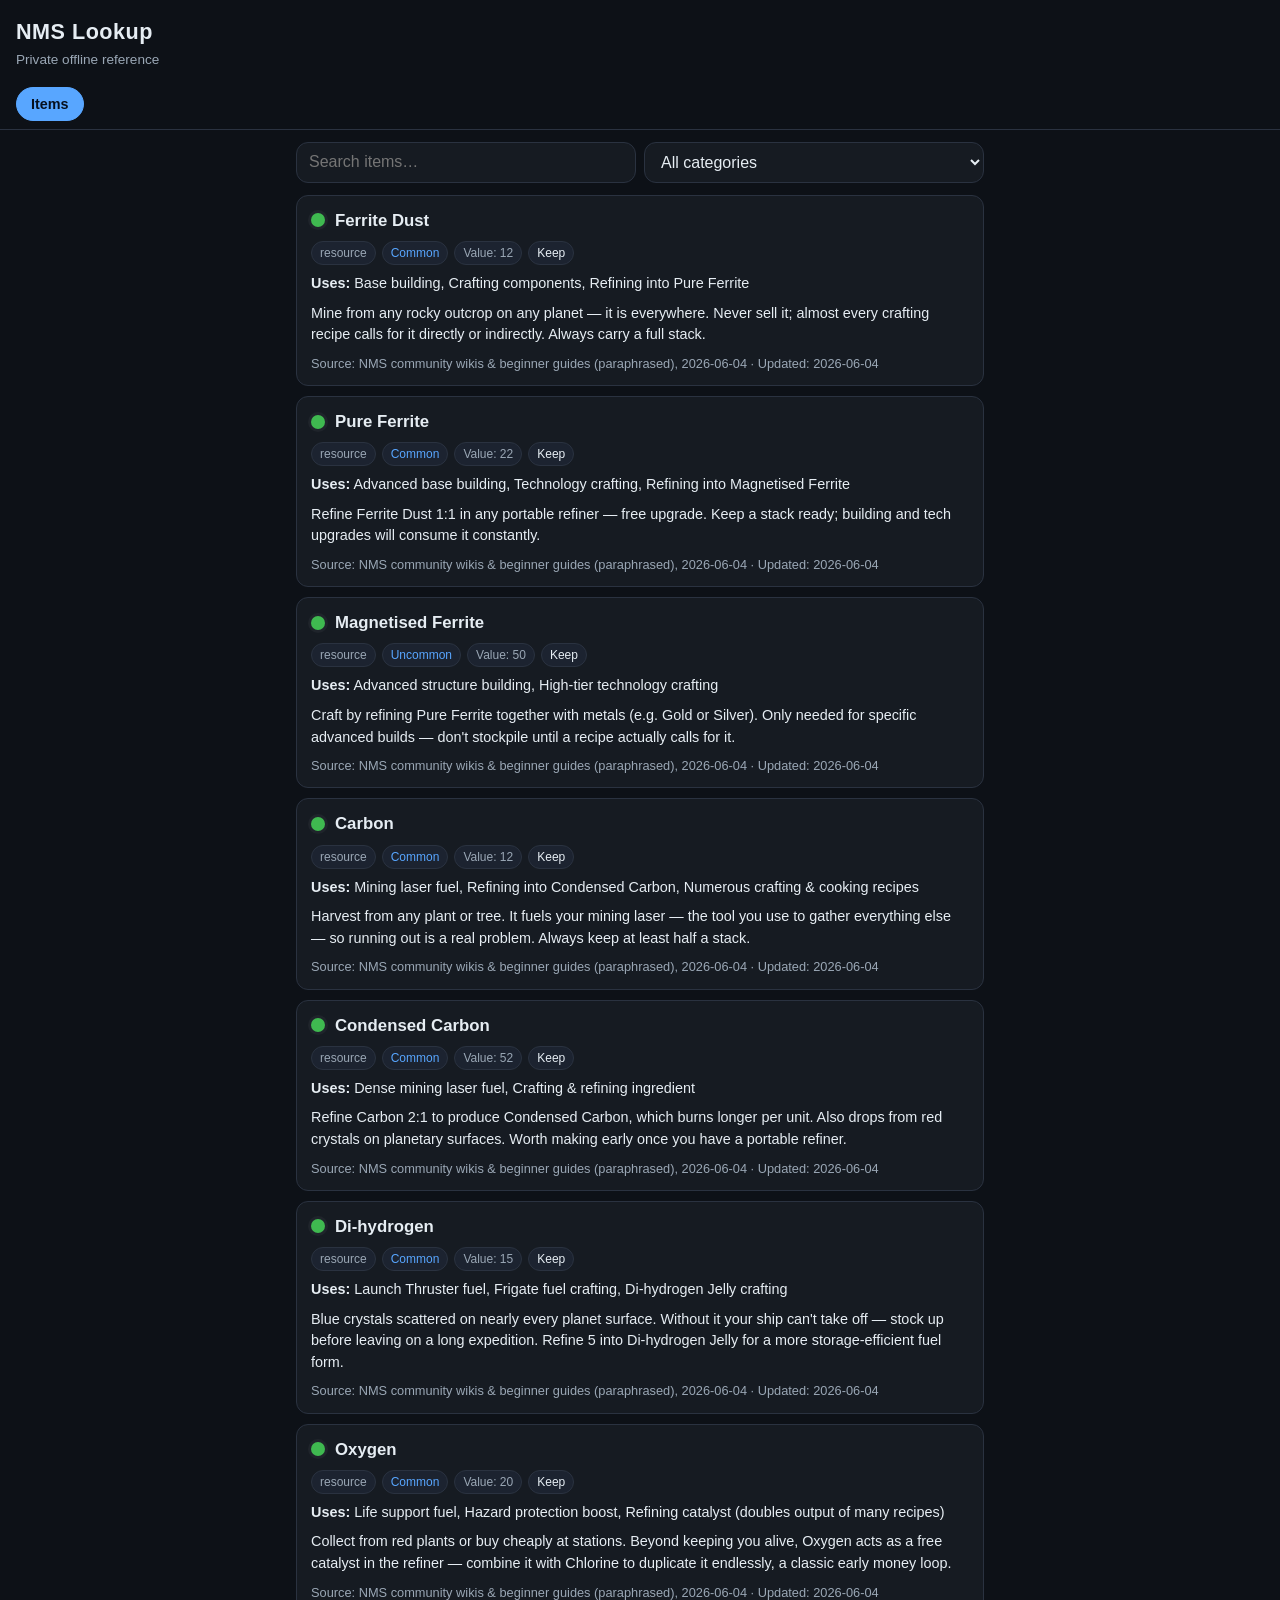
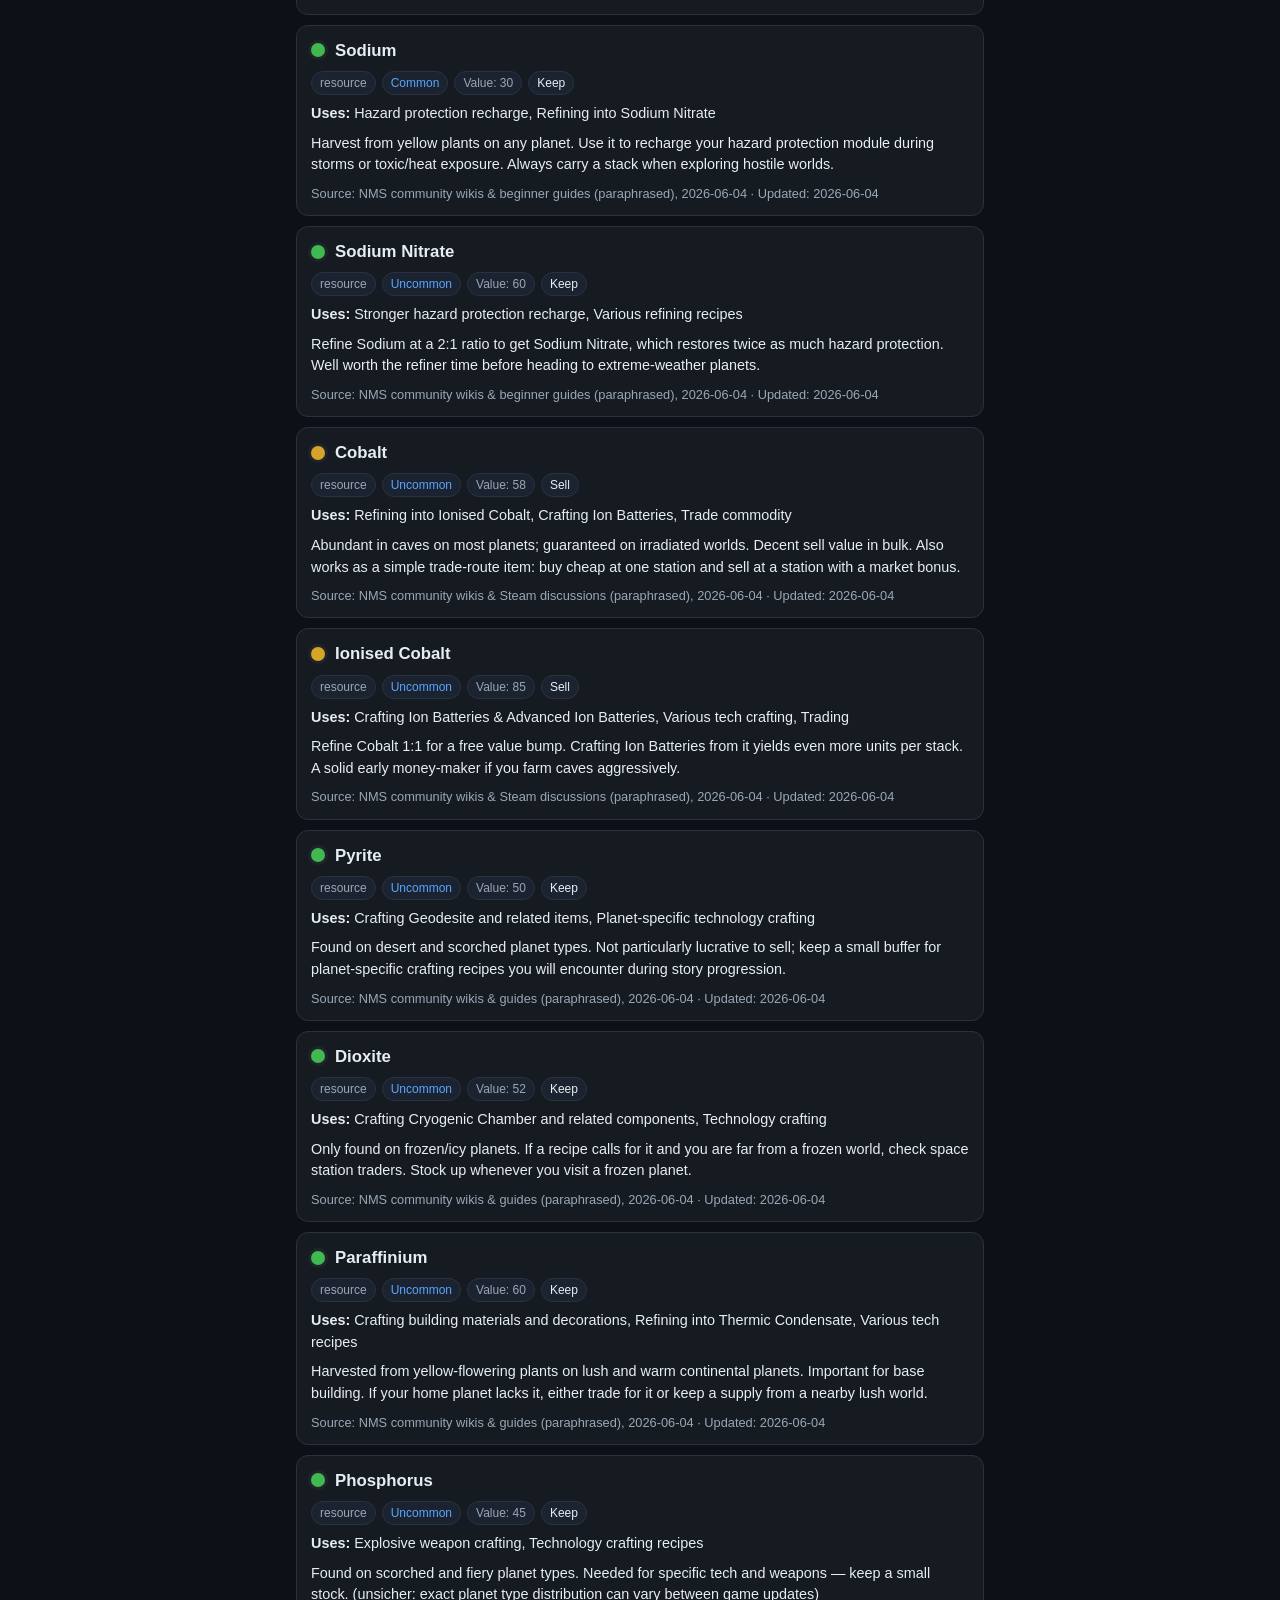
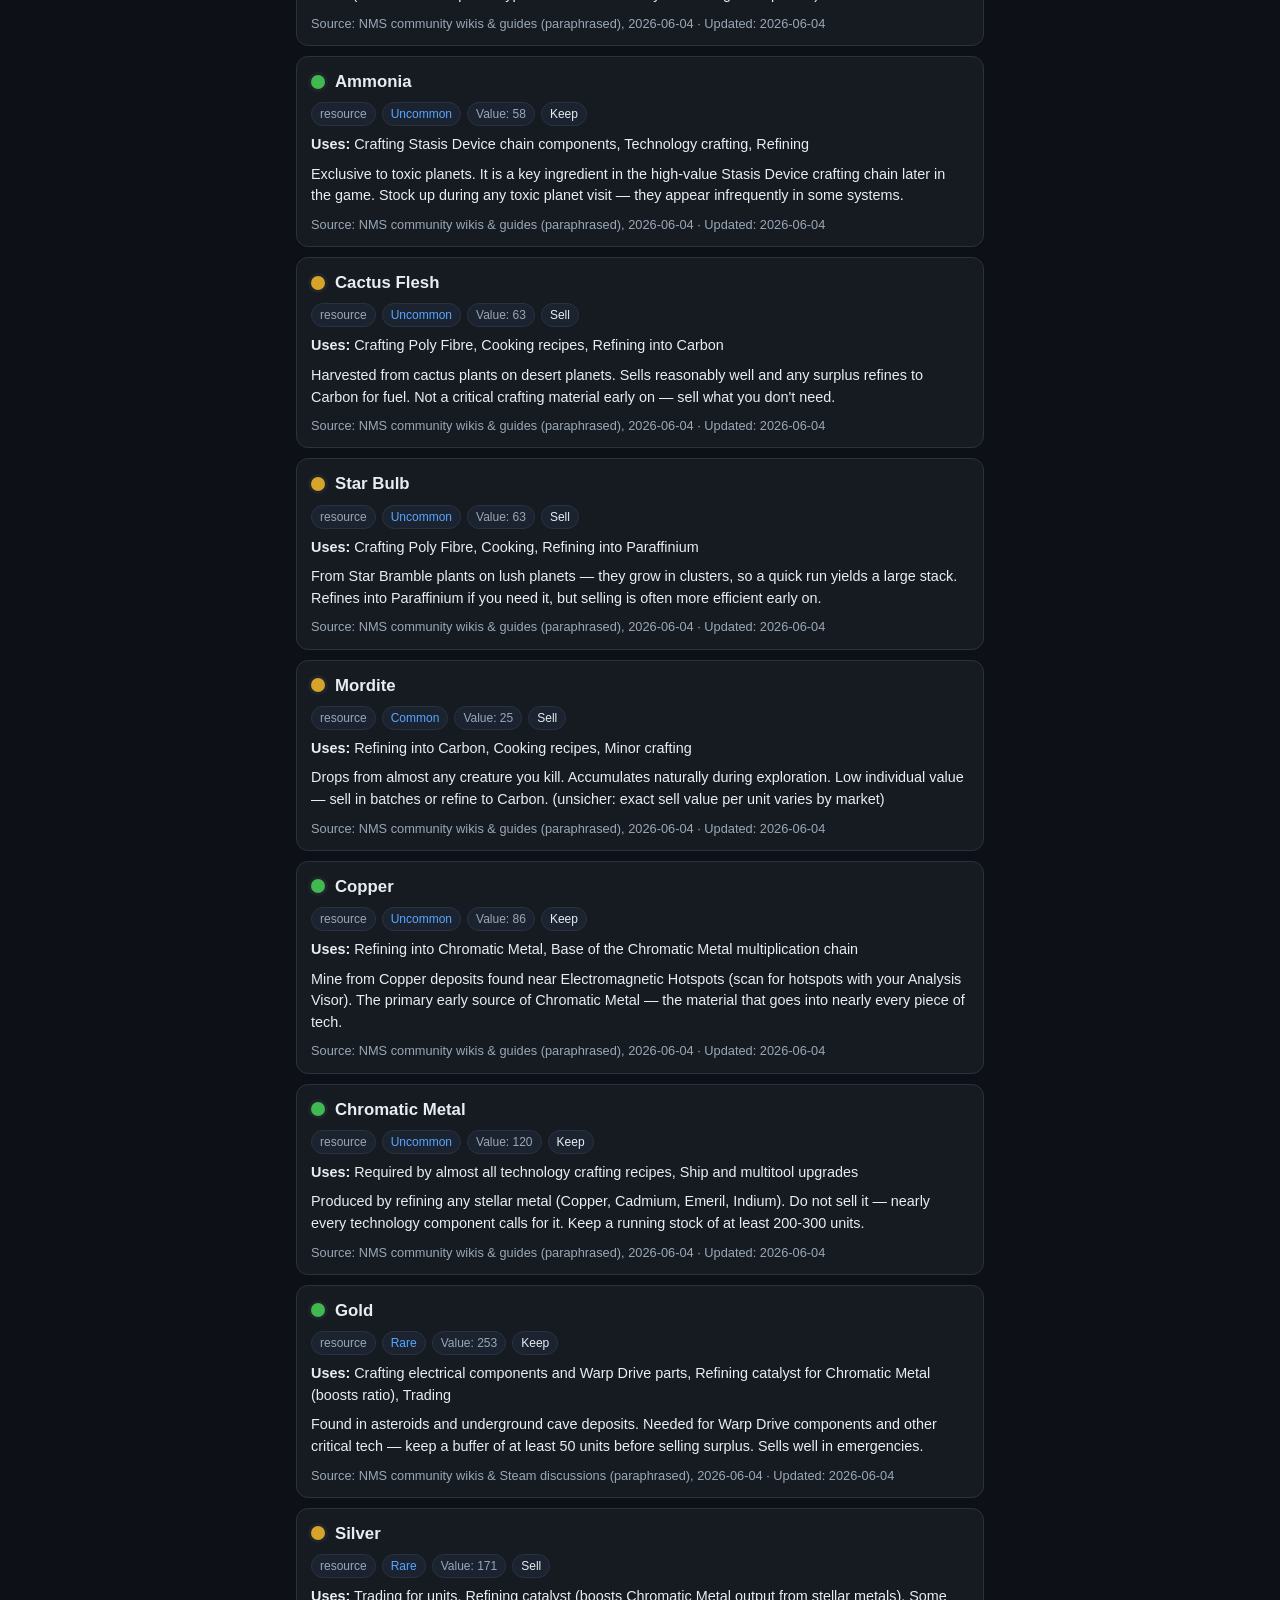
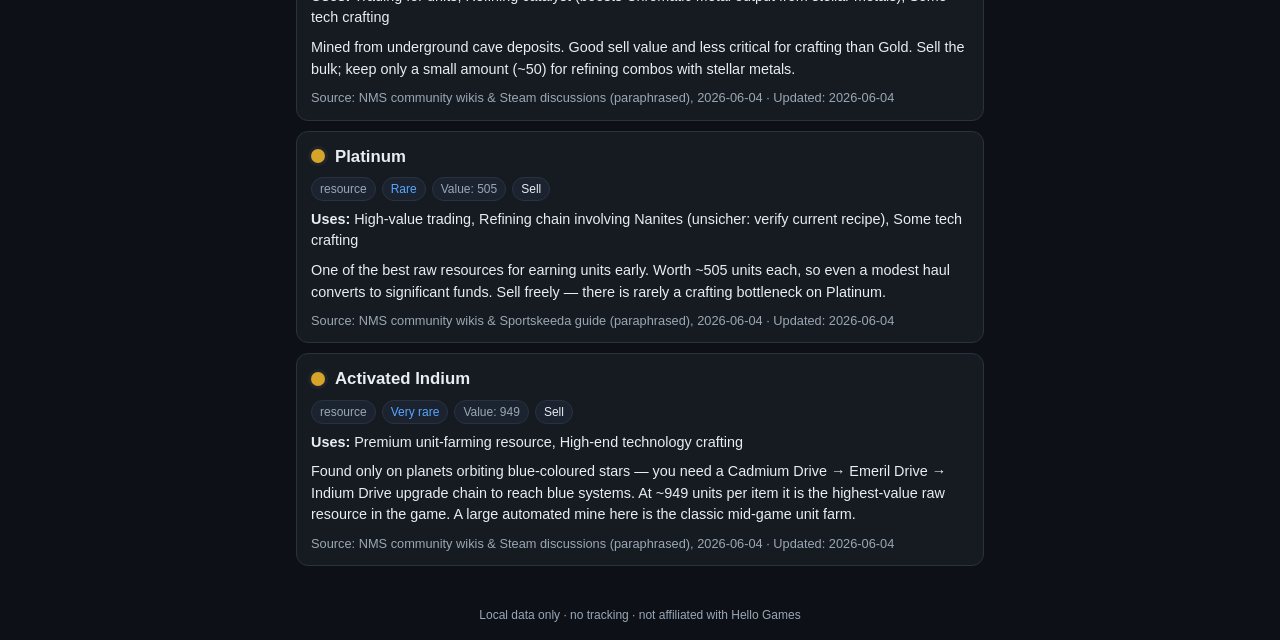
<file: nms-lookup/app/index.html>
<!DOCTYPE html>
<html lang="en">
<head>
  <meta charset="utf-8">
  <meta name="viewport" content="width=device-width, initial-scale=1, viewport-fit=cover">
  <title>NMS Lookup</title>
  <meta name="description" content="Private, local No Man's Sky lookup tool.">
  <link rel="stylesheet" href="css/styles.css">
</head>
<body>
  <header class="app-header">
    <h1 class="app-title">NMS Lookup</h1>
    <p class="app-subtitle">Private offline reference</p>
  </header>

  <!-- Tab bar is rendered by core.js from the registered modules. -->
  <nav id="tabbar" class="tabbar" aria-label="Features"></nav>

  <!-- Each module mounts its UI into this container. -->
  <main id="view" class="view" aria-live="polite"></main>

  <footer class="app-footer">
    <span>Local data only · no tracking · not affiliated with Hello Games</span>
  </footer>

  <!-- Core first: provides the registry + data loader. -->
  <script src="js/core.js"></script>
  <!-- Feature modules: one file each. Adding a feature = adding a file here. -->
  <script src="js/modules/items.js"></script>
  <!-- Boot last: starts the app once all modules have registered. -->
  <script>NMS.start();</script>
</body>
</html>
</file>
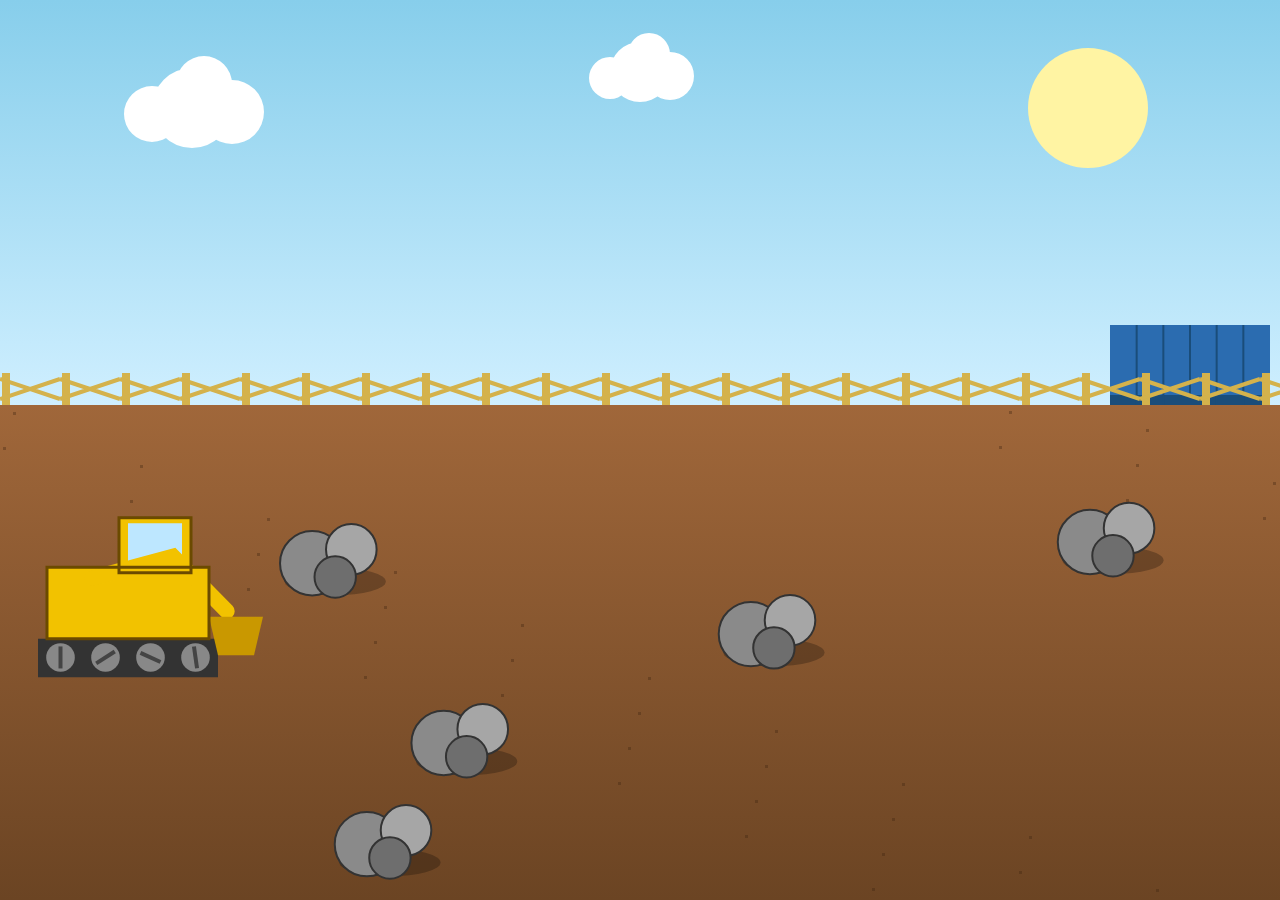
<file: bagger-aufraeumer.html>
<!doctype html>
<html lang="de">
<head>
<meta charset="utf-8">
<meta name="viewport" content="width=device-width,initial-scale=1,user-scalable=no,viewport-fit=cover">
<title>Bagger räumt auf</title>
<style>
  html, body { margin: 0; padding: 0; height: 100%; overflow: hidden; background: #87ceeb; font-family: system-ui, sans-serif; -webkit-user-select: none; user-select: none; -webkit-tap-highlight-color: transparent; touch-action: none; overscroll-behavior: none; }
  canvas { display: block; width: 100vw; height: 100vh; }
  #again { position: absolute; left: 50%; top: 65%; transform: translate(-50%, -50%); padding: 24px 48px; font-size: 8vmin; font-weight: 900; color: #fff; background: #e94e1b; border: 6px solid #fff; border-radius: 24px; box-shadow: 0 8px 0 #8a2a0c; cursor: pointer; display: none; z-index: 2; }
  #again:active { transform: translate(-50%, -50%) translateY(4px); box-shadow: 0 4px 0 #8a2a0c; }
</style>
</head>
<body>
<!--
  BAGGER RÄUMT AUF - ein kleines Aufräum-Spiel für Kleinkinder

  STEUERUNG:
    - Irgendwo auf den Boden tippen/klicken -> Bagger fährt dorthin.
    - Berührt der Bagger einen Stein, verschwindet er mit Plop-Sound.
    - Sind alle 5 Steine weg: JUCHU! Auf "Nochmal!" tippen startet neu.

  BILDER EINFÜGEN (später):
    Oben im Script steht das Objekt ASSETS. Einfach die leeren Strings
    ersetzen durch einen Pfad ("bilder/bagger.png") oder einen Base64-
    DataURL ("data:image/png;base64,..."). Sobald der String nicht mehr
    leer ist, wird automatisch das Bild statt des Platzhalter-Rechtecks
    gezeichnet. Siehe Funktionen drawBagger, drawStein, drawHintergrund.

  Doppelklick auf diese HTML-Datei reicht - kein Server nötig.
-->

<canvas id="game"></canvas>
<button id="again">Nochmal!</button>

<script>
"use strict";

// ---------------------------------------------------------------------------
// ASSETS: leave strings empty to use canvas placeholders.
// Fill with an image path or base64 data URL to use images instead.
// ---------------------------------------------------------------------------
const ASSETS = {
  bagger: '',       // replaces the yellow excavator shape
  stein: '',        // replaces the gray rubble pile shape
  hintergrund: ''   // replaces the sky+ground drawing (full scene image)
};

// Loaded HTMLImageElements are cached here once ASSETS strings are set.
const IMG = { bagger: null, stein: null, hintergrund: null };
function loadAssets() {
  for (const key of Object.keys(ASSETS)) {
    if (ASSETS[key]) {
      const img = new Image();
      img.src = ASSETS[key];
      IMG[key] = img;
    }
  }
}
loadAssets();

// ---------------------------------------------------------------------------
// Canvas + resize
// ---------------------------------------------------------------------------
const canvas = document.getElementById('game');
const ctx = canvas.getContext('2d');
let W = 0, H = 0, GROUND_Y = 0;

function resize() {
  const dpr = window.devicePixelRatio || 1;
  W = window.innerWidth;
  H = window.innerHeight;
  canvas.width = Math.floor(W * dpr);
  canvas.height = Math.floor(H * dpr);
  canvas.style.width = W + 'px';
  canvas.style.height = H + 'px';
  ctx.setTransform(dpr, 0, 0, dpr, 0, 0);
  // Ground starts at ~45% from top -> lots of play area, sky visible.
  GROUND_Y = Math.floor(H * 0.45);
}
window.addEventListener('resize', resize);
resize();

// ---------------------------------------------------------------------------
// Audio (Web Audio API, synthesized on first user interaction)
// ---------------------------------------------------------------------------
let audioCtx = null;
let engineNodes = null;  // { osc, gain } while driving

function ensureAudio() {
  if (audioCtx) return;
  const AC = window.AudioContext || window.webkitAudioContext;
  if (!AC) return;
  audioCtx = new AC();
}

function startEngine() {
  if (!audioCtx || engineNodes) return;
  const osc = audioCtx.createOscillator();
  const gain = audioCtx.createGain();
  const lfo = audioCtx.createOscillator();
  const lfoGain = audioCtx.createGain();
  osc.type = 'sawtooth';
  osc.frequency.value = 70;          // deep rumble
  lfo.frequency.value = 8;           // putter-putter vibrato
  lfoGain.gain.value = 6;
  lfo.connect(lfoGain).connect(osc.frequency);
  gain.gain.value = 0;
  gain.gain.linearRampToValueAtTime(0.18, audioCtx.currentTime + 0.1);
  osc.connect(gain).connect(audioCtx.destination);
  osc.start();
  lfo.start();
  engineNodes = { osc, gain, lfo };
}

function stopEngine() {
  if (!engineNodes) return;
  const { osc, gain, lfo } = engineNodes;
  const t = audioCtx.currentTime;
  gain.gain.cancelScheduledValues(t);
  gain.gain.setValueAtTime(gain.gain.value, t);
  gain.gain.linearRampToValueAtTime(0, t + 0.15);
  osc.stop(t + 0.2);
  lfo.stop(t + 0.2);
  engineNodes = null;
}

function playPlop() {
  if (!audioCtx) return;
  const t = audioCtx.currentTime;
  const osc = audioCtx.createOscillator();
  const gain = audioCtx.createGain();
  osc.type = 'sine';
  osc.frequency.setValueAtTime(900, t);
  osc.frequency.exponentialRampToValueAtTime(300, t + 0.18);
  gain.gain.setValueAtTime(0.0001, t);
  gain.gain.exponentialRampToValueAtTime(0.4, t + 0.02);
  gain.gain.exponentialRampToValueAtTime(0.0001, t + 0.22);
  osc.connect(gain).connect(audioCtx.destination);
  osc.start(t);
  osc.stop(t + 0.25);
}

function playWin() {
  if (!audioCtx) return;
  const notes = [523.25, 659.25, 783.99, 1046.5]; // C5 E5 G5 C6
  const t0 = audioCtx.currentTime;
  notes.forEach((f, i) => {
    const osc = audioCtx.createOscillator();
    const gain = audioCtx.createGain();
    osc.type = 'triangle';
    osc.frequency.value = f;
    const start = t0 + i * 0.18;
    gain.gain.setValueAtTime(0.0001, start);
    gain.gain.exponentialRampToValueAtTime(0.3, start + 0.03);
    gain.gain.exponentialRampToValueAtTime(0.0001, start + 0.35);
    osc.connect(gain).connect(audioCtx.destination);
    osc.start(start);
    osc.stop(start + 0.4);
  });
}

// ---------------------------------------------------------------------------
// Game state
// ---------------------------------------------------------------------------
const BAGGER_SPEED = 260; // px per second
let bagger, steine, puffs, confetti, won;

function rand(a, b) { return a + Math.random() * (b - a); }

function resetGame() {
  bagger = {
    x: Math.max(80, W * 0.1),
    y: GROUND_Y + (H - GROUND_Y) * 0.55,
    w: Math.min(180, W * 0.18),
    h: Math.min(110, W * 0.11),
    targetX: null,
    targetY: null,
    facing: 1,            // 1 = right, -1 = left
    wheelPhase: 0
  };
  // place 5 rubble piles, avoiding starting position of bagger
  steine = [];
  const minX = W * 0.22;
  const maxX = W * 0.92;
  const minY = GROUND_Y + (H - GROUND_Y) * 0.25;
  const maxY = H - 60;
  for (let i = 0; i < 5; i++) {
    steine.push({
      x: rand(minX, maxX),
      y: rand(minY, maxY),
      r: Math.min(46, W * 0.045),
      seed: Math.random() * 1000
    });
  }
  puffs = [];
  confetti = [];
  won = false;
  againBtn.style.display = 'none';
}

// ---------------------------------------------------------------------------
// Input
// ---------------------------------------------------------------------------
const againBtn = document.getElementById('again');
againBtn.addEventListener('click', (e) => {
  e.stopPropagation();
  ensureAudio();
  resetGame();
});

function handlePoint(x, y) {
  ensureAudio();
  if (won) return;
  // Ignore taps far above ground (sky area) - clamp to ground range so
  // small kids can tap anywhere and bagger still moves.
  const minY = GROUND_Y + (H - GROUND_Y) * 0.15;
  const maxY = H - 30;
  bagger.targetX = Math.max(bagger.w * 0.5, Math.min(W - bagger.w * 0.5, x));
  bagger.targetY = Math.max(minY, Math.min(maxY, y));
}

canvas.addEventListener('mousedown', (e) => {
  handlePoint(e.clientX, e.clientY);
});
canvas.addEventListener('touchstart', (e) => {
  e.preventDefault();
  const t = e.changedTouches[0];
  handlePoint(t.clientX, t.clientY);
}, { passive: false });
canvas.addEventListener('touchmove', (e) => { e.preventDefault(); }, { passive: false });

// ---------------------------------------------------------------------------
// Drawing helpers
// ---------------------------------------------------------------------------
function drawHintergrund() {
  // If a full-scene image is provided, draw it stretched.
  if (IMG.hintergrund && IMG.hintergrund.complete && IMG.hintergrund.naturalWidth) {
    ctx.drawImage(IMG.hintergrund, 0, 0, W, H);
    return;
  }
  // Sky
  const sky = ctx.createLinearGradient(0, 0, 0, GROUND_Y);
  sky.addColorStop(0, '#87ceeb');
  sky.addColorStop(1, '#cfefff');
  ctx.fillStyle = sky;
  ctx.fillRect(0, 0, W, GROUND_Y);
  // Sun
  ctx.fillStyle = '#fff4a3';
  ctx.beginPath(); ctx.arc(W * 0.85, H * 0.12, Math.min(60, W * 0.06), 0, Math.PI * 2); ctx.fill();
  // Clouds
  ctx.fillStyle = '#ffffff';
  drawCloud(W * 0.15, H * 0.12, 40);
  drawCloud(W * 0.5, H * 0.08, 30);
  // Ground
  const ground = ctx.createLinearGradient(0, GROUND_Y, 0, H);
  ground.addColorStop(0, '#a0673a');
  ground.addColorStop(1, '#6b4423');
  ctx.fillStyle = ground;
  ctx.fillRect(0, GROUND_Y, W, H - GROUND_Y);
  // Little dirt dots
  ctx.fillStyle = 'rgba(60,35,15,0.35)';
  for (let i = 0; i < 40; i++) {
    const dx = (i * 127 + 13) % W;
    const dy = GROUND_Y + ((i * 53 + 7) % (H - GROUND_Y));
    ctx.fillRect(dx, dy, 3, 3);
  }
  // Scenery: container + fence on the edges
  drawContainer(W - Math.min(170, W * 0.18), GROUND_Y - Math.min(80, W * 0.08));
  drawFence(0, GROUND_Y - 30, W);
}

function drawCloud(x, y, r) {
  ctx.beginPath();
  ctx.arc(x, y, r, 0, Math.PI * 2);
  ctx.arc(x + r, y + 4, r * 0.8, 0, Math.PI * 2);
  ctx.arc(x - r, y + 6, r * 0.7, 0, Math.PI * 2);
  ctx.arc(x + r * 0.3, y - r * 0.6, r * 0.7, 0, Math.PI * 2);
  ctx.fill();
}

function drawContainer(x, y) {
  const w = Math.min(160, W * 0.16);
  const h = Math.min(80, W * 0.08);
  ctx.fillStyle = '#2b6cb0';
  ctx.fillRect(x, y, w, h);
  ctx.fillStyle = '#1a4d7a';
  ctx.fillRect(x, y + h - 10, w, 10);
  // vertical ribs
  ctx.strokeStyle = '#1a4d7a';
  ctx.lineWidth = 2;
  for (let i = 1; i < 6; i++) {
    ctx.beginPath();
    ctx.moveTo(x + (w / 6) * i, y);
    ctx.lineTo(x + (w / 6) * i, y + h);
    ctx.stroke();
  }
}

function drawFence(x, y, width) {
  ctx.strokeStyle = '#d4b24c';
  ctx.lineWidth = 4;
  const panel = 60;
  for (let i = 0; i < width; i += panel) {
    // posts
    ctx.strokeRect(i + 4, y, 4, 28);
    // diagonals
    ctx.beginPath();
    ctx.moveTo(i, y + 4);
    ctx.lineTo(i + panel, y + 24);
    ctx.moveTo(i + panel, y + 4);
    ctx.lineTo(i, y + 24);
    ctx.stroke();
  }
}

function drawBagger(b) {
  // If an excavator image is provided, draw centered on its position.
  if (IMG.bagger && IMG.bagger.complete && IMG.bagger.naturalWidth) {
    ctx.save();
    ctx.translate(b.x, b.y);
    ctx.scale(b.facing, 1);
    ctx.drawImage(IMG.bagger, -b.w / 2, -b.h, b.w, b.h * 1.4);
    ctx.restore();
    return;
  }
  ctx.save();
  ctx.translate(b.x, b.y);
  ctx.scale(b.facing, 1);
  const w = b.w, h = b.h;
  // tracks
  ctx.fillStyle = '#333';
  ctx.fillRect(-w / 2, -h * 0.35, w, h * 0.35);
  // wheels (rotating dots)
  ctx.fillStyle = '#888';
  const wheels = 4;
  for (let i = 0; i < wheels; i++) {
    const cx = -w / 2 + (w / wheels) * i + (w / wheels) / 2;
    const cy = -h * 0.18;
    ctx.beginPath(); ctx.arc(cx, cy, h * 0.13, 0, Math.PI * 2); ctx.fill();
    ctx.save();
    ctx.translate(cx, cy);
    ctx.rotate(b.wheelPhase + i);
    ctx.fillStyle = '#444';
    ctx.fillRect(-2, -h * 0.1, 4, h * 0.2);
    ctx.fillStyle = '#888';
    ctx.restore();
  }
  // body
  ctx.fillStyle = '#f2c200';
  ctx.fillRect(-w * 0.45, -h, w * 0.9, h * 0.65);
  // cabin
  ctx.fillStyle = '#f2c200';
  ctx.fillRect(-w * 0.05, -h * 1.45, w * 0.4, h * 0.5);
  // window
  ctx.fillStyle = '#bde7ff';
  ctx.fillRect(0, -h * 1.4, w * 0.3, h * 0.35);
  // arm (shoulder)
  ctx.strokeStyle = '#f2c200';
  ctx.lineWidth = Math.max(8, h * 0.14);
  ctx.lineCap = 'round';
  ctx.beginPath();
  ctx.moveTo(-w * 0.2, -h * 0.9);
  ctx.lineTo(w * 0.25, -h * 1.1);
  ctx.lineTo(w * 0.55, -h * 0.6);
  ctx.stroke();
  // bucket
  ctx.fillStyle = '#c99800';
  ctx.beginPath();
  ctx.moveTo(w * 0.45, -h * 0.55);
  ctx.lineTo(w * 0.75, -h * 0.55);
  ctx.lineTo(w * 0.7, -h * 0.2);
  ctx.lineTo(w * 0.5, -h * 0.2);
  ctx.closePath();
  ctx.fill();
  // outline for contrast
  ctx.strokeStyle = '#6b4a00';
  ctx.lineWidth = 3;
  ctx.strokeRect(-w * 0.45, -h, w * 0.9, h * 0.65);
  ctx.strokeRect(-w * 0.05, -h * 1.45, w * 0.4, h * 0.5);
  ctx.restore();
}

function drawStein(s) {
  // If a rubble image is provided, draw centered on stone position.
  if (IMG.stein && IMG.stein.complete && IMG.stein.naturalWidth) {
    const size = s.r * 2.2;
    ctx.drawImage(IMG.stein, s.x - size / 2, s.y - size / 2, size, size);
    return;
  }
  // pile of small rocks
  ctx.save();
  ctx.translate(s.x, s.y);
  // shadow
  ctx.fillStyle = 'rgba(0,0,0,0.25)';
  ctx.beginPath();
  ctx.ellipse(0, s.r * 0.5, s.r * 1.1, s.r * 0.3, 0, 0, Math.PI * 2);
  ctx.fill();
  // three stones
  const cols = ['#8a8a8a', '#a6a6a6', '#6e6e6e'];
  const offsets = [
    [-s.r * 0.5, s.r * 0.1, s.r * 0.7],
    [s.r * 0.35, -s.r * 0.2, s.r * 0.55],
    [0, s.r * 0.4, s.r * 0.45]
  ];
  for (let i = 0; i < 3; i++) {
    const [ox, oy, r] = offsets[i];
    ctx.fillStyle = cols[i];
    ctx.beginPath(); ctx.arc(ox, oy, r, 0, Math.PI * 2); ctx.fill();
    ctx.strokeStyle = '#333';
    ctx.lineWidth = 2;
    ctx.stroke();
  }
  ctx.restore();
}

function drawPuff(p) {
  ctx.save();
  const alpha = 1 - p.t / p.life;
  ctx.globalAlpha = Math.max(0, alpha);
  ctx.fillStyle = '#f2e6c2';
  for (let i = 0; i < 6; i++) {
    const a = (i / 6) * Math.PI * 2;
    const d = p.r + p.t * 80;
    ctx.beginPath();
    ctx.arc(p.x + Math.cos(a) * d, p.y + Math.sin(a) * d, 10 + p.t * 10, 0, Math.PI * 2);
    ctx.fill();
  }
  ctx.restore();
}

function drawConfetti(c) {
  ctx.save();
  ctx.translate(c.x, c.y);
  ctx.rotate(c.rot);
  ctx.fillStyle = c.color;
  ctx.fillRect(-6, -3, 12, 6);
  ctx.restore();
}

// ---------------------------------------------------------------------------
// Update / Game loop
// ---------------------------------------------------------------------------
let last = performance.now();

function update(dt) {
  // Move bagger toward target
  if (!won && bagger.targetX != null) {
    const dx = bagger.targetX - bagger.x;
    const dy = bagger.targetY - bagger.y;
    const dist = Math.hypot(dx, dy);
    if (dist < 2) {
      bagger.targetX = null;
      bagger.targetY = null;
      stopEngine();
    } else {
      const step = BAGGER_SPEED * dt;
      if (dist <= step) {
        bagger.x = bagger.targetX;
        bagger.y = bagger.targetY;
      } else {
        bagger.x += (dx / dist) * step;
        bagger.y += (dy / dist) * step;
      }
      bagger.facing = dx >= 0 ? 1 : -1;
      bagger.wheelPhase += dt * 10;
      startEngine();
    }
  }

  // Collision with steine
  for (let i = steine.length - 1; i >= 0; i--) {
    const s = steine[i];
    const dx = s.x - bagger.x;
    const dy = s.y - (bagger.y - bagger.h * 0.2); // center of bagger body
    const reach = s.r + bagger.w * 0.45;
    if (Math.hypot(dx, dy) < reach) {
      steine.splice(i, 1);
      puffs.push({ x: s.x, y: s.y, r: s.r, t: 0, life: 0.5 });
      playPlop();
      if (steine.length === 0 && !won) {
        triggerWin();
      }
    }
  }

  // Puffs
  for (let i = puffs.length - 1; i >= 0; i--) {
    puffs[i].t += dt;
    if (puffs[i].t >= puffs[i].life) puffs.splice(i, 1);
  }

  // Confetti physics
  for (let i = confetti.length - 1; i >= 0; i--) {
    const c = confetti[i];
    c.vy += 400 * dt;
    c.x += c.vx * dt;
    c.y += c.vy * dt;
    c.rot += c.vr * dt;
    c.life -= dt;
    if (c.y > H + 40 || c.life <= 0) confetti.splice(i, 1);
  }
}

function triggerWin() {
  won = true;
  stopEngine();
  playWin();
  // spawn confetti
  const colors = ['#e94e1b', '#f2c200', '#2b9ad6', '#4caf50', '#d63384', '#ffffff'];
  for (let i = 0; i < 140; i++) {
    confetti.push({
      x: W / 2 + rand(-80, 80),
      y: H / 2 + rand(-40, 40),
      vx: rand(-260, 260),
      vy: rand(-520, -120),
      rot: rand(0, Math.PI * 2),
      vr: rand(-8, 8),
      color: colors[(Math.random() * colors.length) | 0],
      life: rand(2.5, 4.5)
    });
  }
  againBtn.style.display = 'block';
}

function render() {
  drawHintergrund();
  // sort steine by y for pseudo-depth
  steine.slice().sort((a, b) => a.y - b.y).forEach(drawStein);
  drawBagger(bagger);
  puffs.forEach(drawPuff);
  confetti.forEach(drawConfetti);

  if (won) {
    ctx.save();
    ctx.textAlign = 'center';
    ctx.textBaseline = 'middle';
    const fs = Math.min(W, H) * 0.18;
    ctx.font = '900 ' + fs + 'px system-ui, sans-serif';
    ctx.lineWidth = Math.max(6, fs * 0.08);
    ctx.strokeStyle = '#fff';
    ctx.fillStyle = '#e94e1b';
    ctx.strokeText('JUCHU!', W / 2, H * 0.4);
    ctx.fillText('JUCHU!', W / 2, H * 0.4);
    ctx.restore();
  }
}

function loop(now) {
  const dt = Math.min(0.05, (now - last) / 1000);
  last = now;
  update(dt);
  render();
  requestAnimationFrame(loop);
}

resetGame();
requestAnimationFrame((t) => { last = t; loop(t); });
</script>
</body>
</html>
</file>
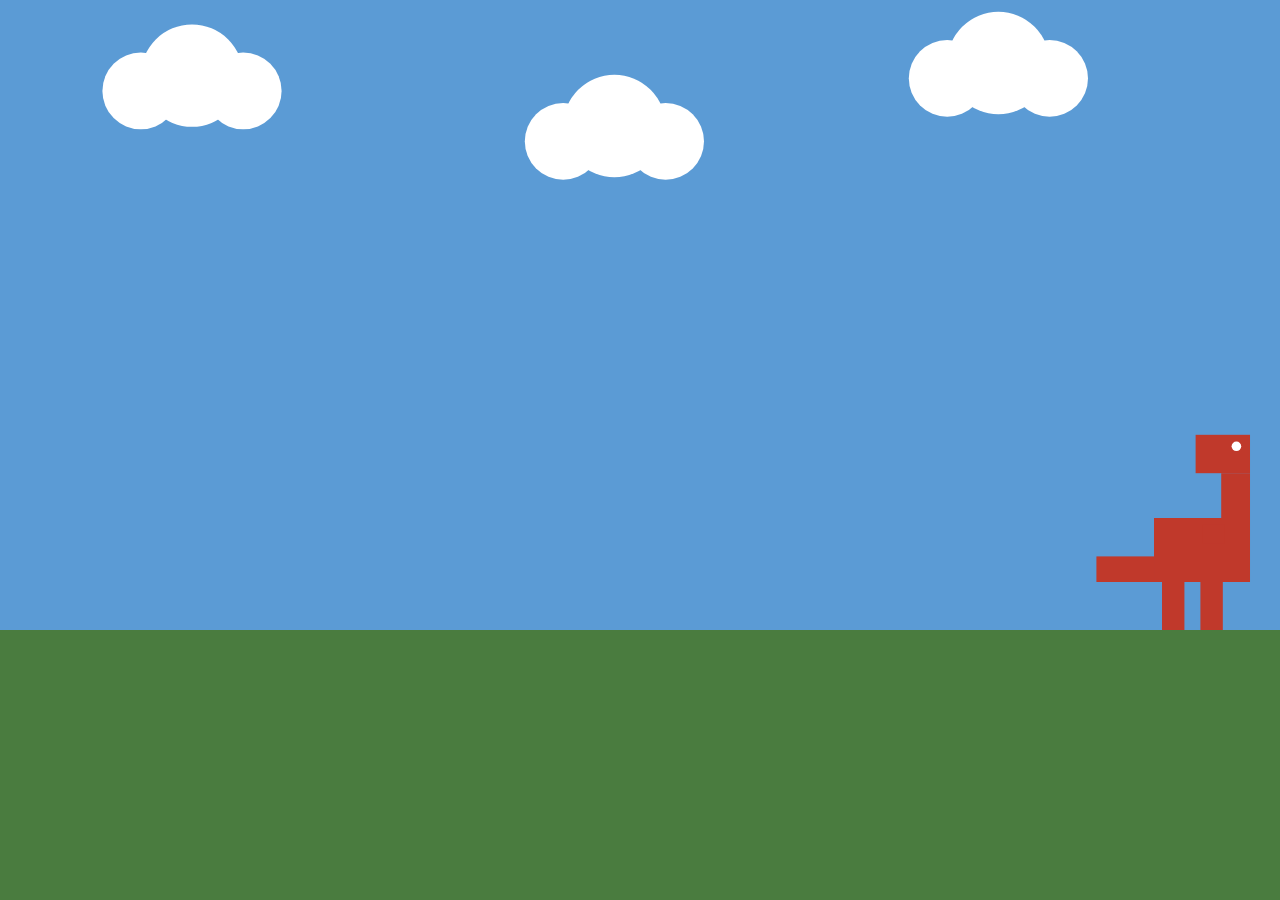
<file: dino-tap.html>
<!DOCTYPE html>
<html lang="en">
<head>
  <meta charset="UTF-8" />
  <meta name="viewport" content="width=device-width, initial-scale=1.0" />
  <title>Dino Tap</title>
  <style>
    * { margin: 0; padding: 0; box-sizing: border-box; }
    body { overflow: hidden; background: #000; }
    canvas { display: block; }
  </style>
</head>
<body>
<canvas id="c"></canvas>
<script>
  const canvas = document.getElementById('c');
  const ctx = canvas.getContext('2d');

  // Clouds: each has a fixed relative position (0..1) and a y offset
  const clouds = [
    { rx: 0.15, ry: 0.12, r: 0 },
    { rx: 0.48, ry: 0.20, r: 0 },
    { rx: 0.78, ry: 0.10, r: 0 },
  ];

  // T-Rex state: x in pixels, speed in px/s
  const dino = { x: 0, speed: 120 };

  function resize() {
    canvas.width  = window.innerWidth;
    canvas.height = window.innerHeight;
  }
  window.addEventListener('resize', resize);
  resize();

  // Draw three overlapping circles to form a simple cloud
  function drawCloud(cx, cy, r) {
    ctx.fillStyle = '#fff';
    ctx.beginPath(); ctx.arc(cx,      cy,      r,      0, Math.PI * 2); ctx.fill();
    ctx.beginPath(); ctx.arc(cx - r,  cy + r * 0.3, r * 0.75, 0, Math.PI * 2); ctx.fill();
    ctx.beginPath(); ctx.arc(cx + r,  cy + r * 0.3, r * 0.75, 0, Math.PI * 2); ctx.fill();
  }

  // Draw T-Rex from rectangles at position (x, groundY)
  // groundY is the top of the ground strip; dino stands on it
  function drawDino(x, groundY) {
    const W = canvas.width;
    // Scale dino relative to canvas width
    const s = W / 800;
    const body_w = 60 * s, body_h = 40 * s;
    const leg_w  = 14 * s, leg_h  = 30 * s;
    const neck_w = 18 * s, neck_h = 28 * s;
    const head_w = 34 * s, head_h = 24 * s;
    const tail_w = 36 * s, tail_h = 16 * s;
    const arm_w  = 14 * s, arm_h  = 12 * s;

    const bx = x;                      // body left
    const by = groundY - leg_h - body_h; // body top

    ctx.fillStyle = '#c0392b';

    // Tail (behind body, pointing left)
    ctx.fillRect(bx - tail_w, by + body_h - tail_h, tail_w, tail_h);

    // Body
    ctx.fillRect(bx, by, body_w, body_h);

    // Legs
    ctx.fillRect(bx + body_w * 0.2 - leg_w / 2, by + body_h, leg_w, leg_h);
    ctx.fillRect(bx + body_w * 0.6 - leg_w / 2, by + body_h, leg_w, leg_h);

    // Neck
    ctx.fillRect(bx + body_w - neck_w, by - neck_h, neck_w, neck_h);

    // Head
    ctx.fillRect(bx + body_w - neck_w - head_w + neck_w, by - neck_h - head_h, head_w, head_h);

    // Tiny arm
    ctx.fillRect(bx + body_w * 0.5, by + body_h * 0.1, arm_w, arm_h);

    // Eye (white dot on head)
    const hx = bx + body_w - neck_w - head_w + neck_w;
    const hy = by - neck_h - head_h;
    ctx.fillStyle = '#fff';
    ctx.beginPath();
    ctx.arc(hx + head_w * 0.75, hy + head_h * 0.3, 3 * s, 0, Math.PI * 2);
    ctx.fill();
  }

  let last = null;

  function loop(ts) {
    if (!last) last = ts;
    const dt = (ts - last) / 1000;
    last = ts;

    const W = canvas.width;
    const H = canvas.height;
    const groundY = H * 0.70; // top of ground strip

    // Sky
    ctx.fillStyle = '#5b9bd5';
    ctx.fillRect(0, 0, W, groundY);

    // Ground
    ctx.fillStyle = '#4a7c3f';
    ctx.fillRect(0, groundY, W, H - groundY);

    // Clouds (positions are relative so they survive resize)
    const cloudR = W * 0.04;
    for (const cl of clouds) {
      drawCloud(cl.rx * W, cl.ry * groundY, cloudR);
    }

    // Move dino left; reset when fully off-screen to the right side
    const dinoWidth = (60 / 800) * W + (36 / 800) * W; // body + tail
    dino.x -= dino.speed * dt;
    if (dino.x + dinoWidth < 0) {
      dino.x = W;
    }

    drawDino(dino.x, groundY);

    requestAnimationFrame(loop);
  }

  // Start dino at right edge
  dino.x = canvas.width;
  requestAnimationFrame(loop);
</script>
</body>
</html>
</file>
<file: app/css/styles.css>
/* NMS Lookup — mobile-first styles. No build step, no frameworks. */

:root {
  --bg: #0d1117;
  --panel: #161b22;
  --panel-2: #1c2330;
  --border: #2a3240;
  --text: #e6edf3;
  --muted: #9aa7b5;
  --accent: #58a6ff;
  --keep: #3fb950;    /* green  */
  --sell: #d6a429;    /* yellow */
  --ignore: #6e7681;  /* grey   */
  --unknown: #444c56;
  --radius: 12px;
}

* { box-sizing: border-box; }

html, body {
  margin: 0;
  padding: 0;
  background: var(--bg);
  color: var(--text);
  font: 16px/1.5 -apple-system, BlinkMacSystemFont, "Segoe UI", Roboto, sans-serif;
}

.app-header {
  padding: 16px 16px 8px;
  padding-top: max(16px, env(safe-area-inset-top));
}
.app-title { margin: 0; font-size: 1.35rem; letter-spacing: 0.5px; }
.app-subtitle { margin: 2px 0 0; color: var(--muted); font-size: 0.85rem; }

/* Tab bar */
.tabbar {
  position: sticky;
  top: 0;
  z-index: 10;
  display: flex;
  gap: 8px;
  padding: 8px 16px;
  overflow-x: auto;
  background: var(--bg);
  border-bottom: 1px solid var(--border);
}
.tab {
  flex: 0 0 auto;
  padding: 8px 14px;
  background: var(--panel);
  color: var(--muted);
  border: 1px solid var(--border);
  border-radius: 999px;
  font-size: 0.9rem;
  cursor: pointer;
}
.tab--active { background: var(--accent); color: #06101f; border-color: var(--accent); font-weight: 600; }

/* View */
.view { padding: 12px 16px 24px; max-width: 720px; margin: 0 auto; }

/* Controls */
.controls { display: flex; flex-wrap: wrap; gap: 8px; margin-bottom: 12px; }
.search, .category {
  flex: 1 1 160px;
  min-width: 0;
  padding: 10px 12px;
  background: var(--panel);
  color: var(--text);
  border: 1px solid var(--border);
  border-radius: var(--radius);
  font-size: 1rem;
}
.search:focus, .category:focus { outline: 2px solid var(--accent); outline-offset: -1px; }

/* List + cards */
.list { display: flex; flex-direction: column; gap: 10px; }
.card {
  background: var(--panel);
  border: 1px solid var(--border);
  border-radius: var(--radius);
  padding: 12px 14px;
}
.card__head { display: flex; align-items: center; gap: 10px; }
.card__name { margin: 0; font-size: 1.05rem; }

/* Verdict traffic light */
.lamp {
  flex: 0 0 auto;
  width: 14px; height: 14px;
  border-radius: 50%;
  background: var(--unknown);
  box-shadow: 0 0 0 3px rgba(255, 255, 255, 0.04);
}
.lamp--keep   { background: var(--keep); }
.lamp--sell   { background: var(--sell); }
.lamp--ignore { background: var(--ignore); }

.card__meta { display: flex; flex-wrap: wrap; gap: 6px; margin: 8px 0 0; }
.tag {
  font-size: 0.75rem;
  color: var(--muted);
  background: var(--panel-2);
  border: 1px solid var(--border);
  border-radius: 999px;
  padding: 2px 8px;
}
.tag--rarity { color: var(--accent); }
.tag--verdict { color: var(--text); }

.card__uses, .card__where, .card__hidden, .card__source { margin: 8px 0 0; font-size: 0.9rem; }
.card__hidden { color: var(--accent); }
.card__source { color: var(--muted); font-size: 0.8rem; }

/* FAQ cards */
.faq__q { margin: 0; font-size: 1.05rem; }
.faq__a { margin: 8px 0 0; font-size: 0.9rem; }

/* Getting Started checklist */
.checklist__progress { margin: 0 0 12px; color: var(--muted); font-size: 0.85rem; }
.phase__title {
  margin: 18px 0 8px;
  font-size: 0.8rem;
  text-transform: uppercase;
  letter-spacing: 0.08em;
  color: var(--accent);
}
.step__head { display: flex; align-items: center; gap: 10px; cursor: pointer; }
.step__check { flex: 0 0 auto; width: 20px; height: 20px; accent-color: var(--keep); }
.step__title { font-size: 1.02rem; font-weight: 600; }
.step__what, .step__why, .step__tip { margin: 8px 0 0; font-size: 0.9rem; }
.step__tip { color: var(--accent); }
.step--done .step__title { color: var(--muted); text-decoration: line-through; }
.step--done { opacity: 0.7; }

/* Glossary cards */
.glossary__term { margin: 0; font-size: 1.05rem; }
.glossary__plain { margin: 8px 0 0; font-size: 0.9rem; }
.glossary__note { margin: 8px 0 0; font-size: 0.85rem; color: var(--accent); }

/* Placeholder */
.placeholder {
  padding: 24px 16px;
  text-align: center;
  color: var(--muted);
  background: var(--panel);
  border: 1px dashed var(--border);
  border-radius: var(--radius);
}

.app-footer {
  padding: 16px;
  padding-bottom: max(16px, env(safe-area-inset-bottom));
  text-align: center;
  color: var(--muted);
  font-size: 0.75rem;
}
</file>
<file: nms-lookup/app/css/styles.css>
/* NMS Lookup — mobile-first styles. No build step, no frameworks. */

:root {
  --bg: #0d1117;
  --panel: #161b22;
  --panel-2: #1c2330;
  --border: #2a3240;
  --text: #e6edf3;
  --muted: #9aa7b5;
  --accent: #58a6ff;
  --keep: #3fb950;    /* green  */
  --sell: #d6a429;    /* yellow */
  --ignore: #6e7681;  /* grey   */
  --unknown: #444c56;
  --radius: 12px;
}

* { box-sizing: border-box; }

html, body {
  margin: 0;
  padding: 0;
  background: var(--bg);
  color: var(--text);
  font: 16px/1.5 -apple-system, BlinkMacSystemFont, "Segoe UI", Roboto, sans-serif;
}

.app-header {
  padding: 16px 16px 8px;
  padding-top: max(16px, env(safe-area-inset-top));
}
.app-title { margin: 0; font-size: 1.35rem; letter-spacing: 0.5px; }
.app-subtitle { margin: 2px 0 0; color: var(--muted); font-size: 0.85rem; }

/* Tab bar */
.tabbar {
  position: sticky;
  top: 0;
  z-index: 10;
  display: flex;
  gap: 8px;
  padding: 8px 16px;
  overflow-x: auto;
  background: var(--bg);
  border-bottom: 1px solid var(--border);
}
.tab {
  flex: 0 0 auto;
  padding: 8px 14px;
  background: var(--panel);
  color: var(--muted);
  border: 1px solid var(--border);
  border-radius: 999px;
  font-size: 0.9rem;
  cursor: pointer;
}
.tab--active { background: var(--accent); color: #06101f; border-color: var(--accent); font-weight: 600; }

/* View */
.view { padding: 12px 16px 24px; max-width: 720px; margin: 0 auto; }

/* Controls */
.controls { display: flex; flex-wrap: wrap; gap: 8px; margin-bottom: 12px; }
.search, .category {
  flex: 1 1 160px;
  min-width: 0;
  padding: 10px 12px;
  background: var(--panel);
  color: var(--text);
  border: 1px solid var(--border);
  border-radius: var(--radius);
  font-size: 1rem;
}
.search:focus, .category:focus { outline: 2px solid var(--accent); outline-offset: -1px; }

/* List + cards */
.list { display: flex; flex-direction: column; gap: 10px; }
.card {
  background: var(--panel);
  border: 1px solid var(--border);
  border-radius: var(--radius);
  padding: 12px 14px;
}
.card__head { display: flex; align-items: center; gap: 10px; }
.card__name { margin: 0; font-size: 1.05rem; }

/* Verdict traffic light */
.lamp {
  flex: 0 0 auto;
  width: 14px; height: 14px;
  border-radius: 50%;
  background: var(--unknown);
  box-shadow: 0 0 0 3px rgba(255, 255, 255, 0.04);
}
.lamp--keep   { background: var(--keep); }
.lamp--sell   { background: var(--sell); }
.lamp--ignore { background: var(--ignore); }

.card__meta { display: flex; flex-wrap: wrap; gap: 6px; margin: 8px 0 0; }
.tag {
  font-size: 0.75rem;
  color: var(--muted);
  background: var(--panel-2);
  border: 1px solid var(--border);
  border-radius: 999px;
  padding: 2px 8px;
}
.tag--rarity { color: var(--accent); }
.tag--verdict { color: var(--text); }

.card__uses, .card__tips, .card__source { margin: 8px 0 0; font-size: 0.9rem; }
.card__source { color: var(--muted); font-size: 0.8rem; }

/* Placeholder */
.placeholder {
  padding: 24px 16px;
  text-align: center;
  color: var(--muted);
  background: var(--panel);
  border: 1px dashed var(--border);
  border-radius: var(--radius);
}

.app-footer {
  padding: 16px;
  padding-bottom: max(16px, env(safe-area-inset-bottom));
  text-align: center;
  color: var(--muted);
  font-size: 0.75rem;
}
</file>
